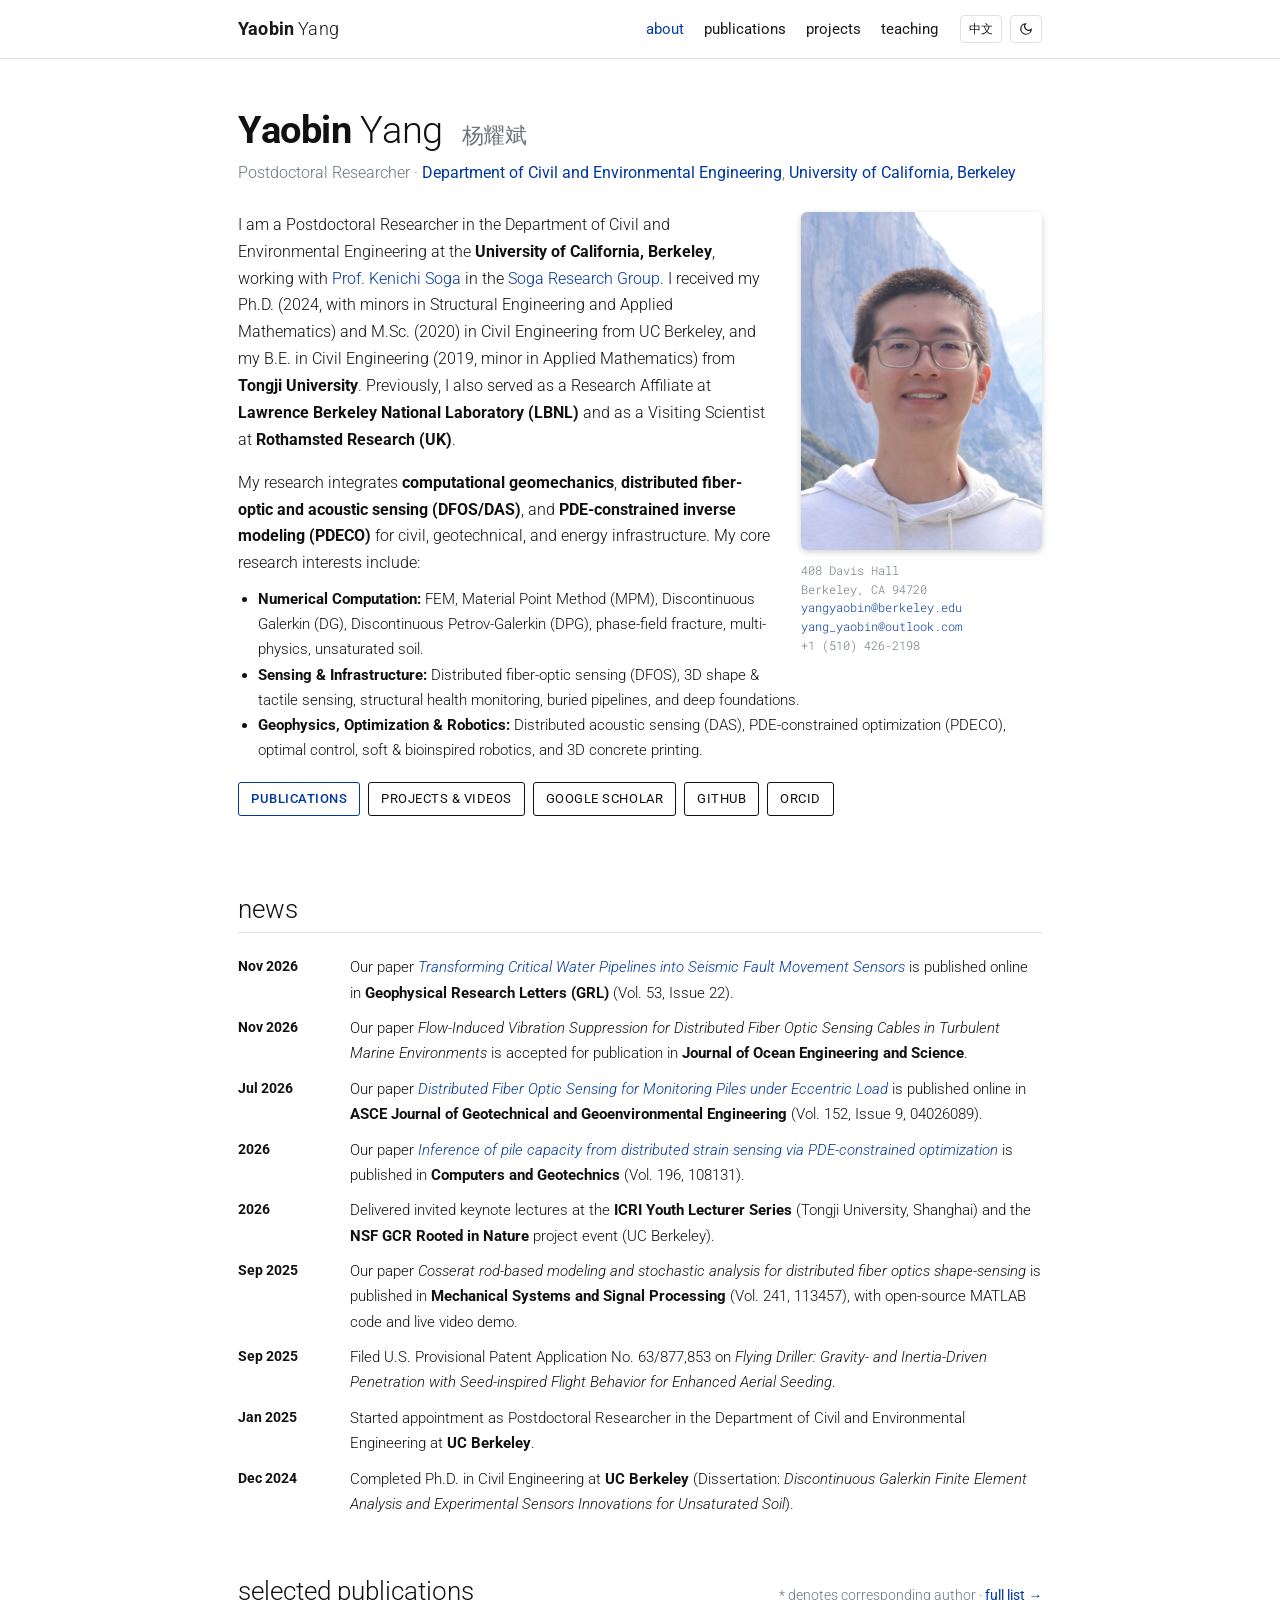
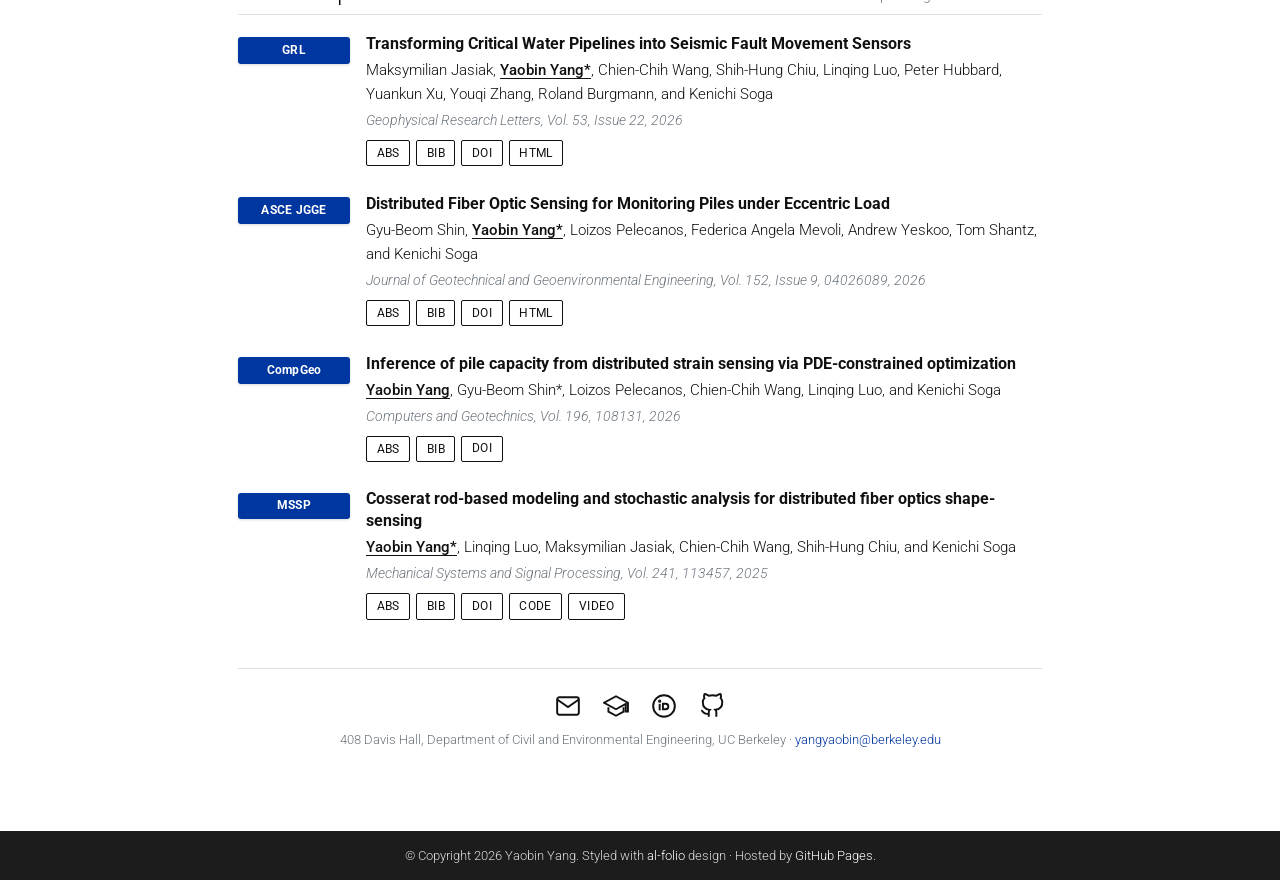
<file: index.html>
<!DOCTYPE html>
<html lang="en" data-theme="light">
<head>
  <meta charset="UTF-8" />
  <meta name="viewport" content="width=device-width, initial-scale=1.0" />
  <title>Yaobin Yang | 杨耀斌 · UC Berkeley</title>
  <meta name="description" content="Academic homepage of Dr. Yaobin Yang, Postdoctoral Researcher in Civil and Environmental Engineering at UC Berkeley. Distributed Fiber-Optic Sensing (DFOS/DAS), High-Performance Computational Geomechanics (DG-FEM, MPM, DPG), and Inverse Modeling." />
  <meta name="author" content="Yaobin Yang" />

  <!-- Google Fonts (al-folio typography: Roboto, Roboto Slab, Roboto Mono) -->
  <link rel="preconnect" href="https://fonts.googleapis.com" />
  <link rel="preconnect" href="https://fonts.gstatic.com" crossorigin />
  <link href="https://fonts.googleapis.com/css2?family=Roboto+Mono:wght@400;500&family=Roboto+Slab:wght@300;400;500;700&family=Roboto:ital,wght@0,300;0,400;0,500;0,700;1,300;1,400&display=swap" rel="stylesheet" />

  <!-- al-folio Stylesheet -->
  <link rel="stylesheet" href="assets/css/style.css" />
</head>
<body>

  <!-- ========================================================================
       Fixed Top Navbar (al-folio multi-page style)
       ======================================================================== -->
  <header class="navbar">
    <div class="navbar-inner">
      <a class="navbar-brand" href="index.html">
        <span class="font-weight-bold">Yaobin</span> Yang
      </a>

      <button class="navbar-toggler" id="navbar-toggler" type="button" aria-label="Toggle navigation">
        <svg width="20" height="20" viewBox="0 0 24 24" fill="none" stroke="currentColor" stroke-width="2"><line x1="3" y1="6" x2="21" y2="6"/><line x1="3" y1="12" x2="21" y2="12"/><line x1="3" y1="18" x2="21" y2="18"/></svg>
      </button>

      <ul class="navbar-nav" id="navbar-nav">
        <li><a class="nav-link active" href="index.html" data-en="about" data-zh="关于">about</a></li>
        <li><a class="nav-link" href="publications.html" data-en="publications" data-zh="论文">publications</a></li>
        <li><a class="nav-link" href="projects.html" data-en="projects" data-zh="项目与视频">projects</a></li>
        <li><a class="nav-link" href="teaching.html" data-en="teaching" data-zh="教学与服务">teaching</a></li>
        <li class="nav-controls">
          <button type="button" id="lang-toggle" class="nav-icon-btn" title="Switch Language (English / 中文)">中文</button>
          <button type="button" id="theme-toggle" class="nav-icon-btn" title="Toggle Dark / Light Theme" aria-label="Toggle Theme"></button>
        </li>
      </ul>
    </div>
  </header>

  <!-- ========================================================================
       Main Container (al-folio 840px single-column layout)
       ======================================================================== -->
  <div class="container mt-5">
    <div class="post">

      <!-- ====================================================================
           About Header & Right-Floated Profile (Signature al-folio layout)
           ==================================================================== -->
      <header class="post-header" id="about">
        <h1 class="post-title">
          <span class="font-weight-bold">Yaobin</span> Yang
          <span class="zh-inline">杨耀斌</span>
        </h1>
        <p class="desc"
           data-en="Postdoctoral Researcher · <a href='https://ce.berkeley.edu/' target='_blank' rel='noopener'>Department of Civil and Environmental Engineering</a>, <a href='https://www.berkeley.edu/' target='_blank' rel='noopener'>University of California, Berkeley</a>"
           data-zh="博士后研究员 (Postdoctoral Researcher) · <a href='https://www.berkeley.edu/' target='_blank' rel='noopener'>加州大学伯克利分校 (UC Berkeley)</a> <a href='https://ce.berkeley.edu/' target='_blank' rel='noopener'>土木与环境工程系</a>">
          Postdoctoral Researcher · <a href="https://ce.berkeley.edu/" target="_blank" rel="noopener">Department of Civil and Environmental Engineering</a>, <a href="https://www.berkeley.edu/" target="_blank" rel="noopener">University of California, Berkeley</a>
        </p>
      </header>

      <article class="clearfix">
        <!-- Right-Floated Profile Picture + Monospace Address -->
        <div class="profile float-right">
          <img src="assets/img/photo2.jpg" alt="Yaobin Yang, Ph.D." />
          <div class="address">
            <p>408 Davis Hall</p>
            <p>Berkeley, CA 94720</p>
            <p><a href="mailto:yangyaobin@berkeley.edu">yangyaobin@berkeley.edu</a></p>
            <p><a href="mailto:yang_yaobin@outlook.com">yang_yaobin@outlook.com</a></p>
            <p>+1 (510) 426-2198</p>
          </div>
        </div>

        <!-- Bio Narrative -->
        <div class="about-narrative">
          <p data-en="I am a Postdoctoral Researcher in the Department of Civil and Environmental Engineering at the <strong>University of California, Berkeley</strong>, working with <a href='https://ce.berkeley.edu/people/faculty/soga' target='_blank' rel='noopener'>Prof. Kenichi Soga</a> in the <a href='https://soga.berkeley.edu/' target='_blank' rel='noopener'>Soga Research Group</a>. I received my Ph.D. (2024, with minors in Structural Engineering and Applied Mathematics) and M.Sc. (2020) in Civil Engineering from UC Berkeley, and my B.E. in Civil Engineering (2019, minor in Applied Mathematics) from <strong>Tongji University</strong>. Previously, I also served as a Research Affiliate at <strong>Lawrence Berkeley National Laboratory (LBNL)</strong> and as a Visiting Scientist at <strong>Rothamsted Research (UK)</strong>."
             data-zh="我是<strong>加州大学伯克利分校（UC Berkeley）</strong>土木与环境工程系博士后研究员，合作导师为美国国家工程院院士、英国皇家工程院院士 <a href='https://ce.berkeley.edu/people/faculty/soga' target='_blank' rel='noopener'>Kenichi Soga 教授</a>。我于加州大学伯克利分校获得土木工程博士学位（2024，辅修结构工程与应用数学）及硕士学位（2020），本科毕业于<strong>同济大学</strong>土木工程系（2019，辅修应用数学），并曾任<strong>美国劳伦斯伯克利国家实验室（LBNL）</strong>兼职研究学者及英国<strong>洛桑研究所（Rothamsted Research）</strong>访问科学家。">
            I am a Postdoctoral Researcher in the Department of Civil and Environmental Engineering at the <strong>University of California, Berkeley</strong>, working with <a href="https://ce.berkeley.edu/people/faculty/soga" target="_blank" rel="noopener">Prof. Kenichi Soga</a> in the <a href="https://soga.berkeley.edu/" target="_blank" rel="noopener">Soga Research Group</a>. I received my Ph.D. (2024, with minors in Structural Engineering and Applied Mathematics) and M.Sc. (2020) in Civil Engineering from UC Berkeley, and my B.E. in Civil Engineering (2019, minor in Applied Mathematics) from <strong>Tongji University</strong>. Previously, I also served as a Research Affiliate at <strong>Lawrence Berkeley National Laboratory (LBNL)</strong> and as a Visiting Scientist at <strong>Rothamsted Research (UK)</strong>.
          </p>

          <p data-en="My research integrates <strong>computational geomechanics</strong>, <strong>distributed fiber-optic and acoustic sensing (DFOS/DAS)</strong>, and <strong>PDE-constrained inverse modeling (PDECO)</strong> for civil, geotechnical, and energy infrastructure. My core research interests include:"
             data-zh="我的研究将<strong>高性能计算地质力学</strong>、<strong>分布式光纤与声学传感（DFOS/DAS）</strong>与<strong>偏微分方程约束反演优化（PDECO）</strong>相结合，服务于土木、岩土与能源基础设施的安全与智能化。主要研究方向包括：">
            My research integrates <strong>computational geomechanics</strong>, <strong>distributed fiber-optic and acoustic sensing (DFOS/DAS)</strong>, and <strong>PDE-constrained inverse modeling (PDECO)</strong> for civil, geotechnical, and energy infrastructure. My core research interests include:
          </p>

          <ul style="margin-top: -0.4rem; margin-bottom: 1.1rem; padding-left: 1.25rem; font-size: 0.94rem;">
            <li data-en="<strong>Numerical Computation:</strong> FEM, Material Point Method (MPM), Discontinuous Galerkin (DG), Discontinuous Petrov-Galerkin (DPG), phase-field fracture, multi-physics, unsaturated soil."
                data-zh="<strong>数值计算与计算力学：</strong>有限元法（FEM）、物质点法（MPM）、间断伽辽金法（DG）、间断 Petrov-Galerkin 法（DPG）、相场断裂力学、多物理场耦合、非饱和土力学。">
              <strong>Numerical Computation:</strong> FEM, Material Point Method (MPM), Discontinuous Galerkin (DG), Discontinuous Petrov-Galerkin (DPG), phase-field fracture, multi-physics, unsaturated soil.
            </li>
            <li data-en="<strong>Sensing &amp; Infrastructure:</strong> Distributed fiber-optic sensing (DFOS), 3D shape &amp; tactile sensing, structural health monitoring, buried pipelines, and deep foundations."
                data-zh="<strong>传感技术与基础设施：</strong>分布式光纤传感（DFOS）、三维形状与触觉传感、结构健康监测、埋地输水管道与深基础工程。">
              <strong>Sensing &amp; Infrastructure:</strong> Distributed fiber-optic sensing (DFOS), 3D shape &amp; tactile sensing, structural health monitoring, buried pipelines, and deep foundations.
            </li>
            <li data-en="<strong>Geophysics, Optimization &amp; Robotics:</strong> Distributed acoustic sensing (DAS), PDE-constrained optimization (PDECO), optimal control, soft &amp; bioinspired robotics, and 3D concrete printing."
                data-zh="<strong>地球物理、反演优化与机器人：</strong>分布式声学传感（DAS）、偏微分方程约束优化（PDECO）、最优控制、软体与仿生机器人、混凝土 3D 打印建造。">
              <strong>Geophysics, Optimization &amp; Robotics:</strong> Distributed acoustic sensing (DAS), PDE-constrained optimization (PDECO), optimal control, soft &amp; bioinspired robotics, and 3D concrete printing.
            </li>
          </ul>

          <!-- Quick Action Buttons -->
          <div class="about-actions">
            <a href="publications.html" class="al-btn al-btn-primary">
              <span data-en="Publications" data-zh="学术论文">Publications</span>
            </a>
            <a href="projects.html" class="al-btn">
              <span data-en="Projects &amp; Videos" data-zh="科研项目与视频">Projects &amp; Videos</span>
            </a>
            <a href="https://scholar.google.com/citations?user=bO5gg-wAAAAJ&amp;hl=en" target="_blank" rel="noopener" class="al-btn">
              <span data-en="Google Scholar" data-zh="Google Scholar">Google Scholar</span>
            </a>
            <a href="https://github.com/yaobinyang" target="_blank" rel="noopener" class="al-btn">GitHub</a>
            <a href="https://orcid.org/0009-0001-2964-7778" target="_blank" rel="noopener" class="al-btn">ORCID</a>
          </div>
        </div>
      </article>

      <!-- ====================================================================
           News Section (Signature al-folio borderless table)
           ==================================================================== -->
      <section class="al-section news" id="news">
        <h2 class="al-section-title">
          <span data-en="news" data-zh="学术动态 (news)">news</span>
        </h2>
        <div class="table-responsive">
          <table class="news-table">
            <tbody>
              <tr>
                <th scope="row">Nov 2026</th>
                <td data-en="Our paper <a href='https://agupubs.onlinelibrary.wiley.com/doi/10.1029/2026GL123978' target='_blank' rel='noopener'><em>Transforming Critical Water Pipelines into Seismic Fault Movement Sensors</em></a> is published online in <strong>Geophysical Research Letters (GRL)</strong> (Vol. 53, Issue 22)."
                    data-zh="合作通讯论文 <a href='https://agupubs.onlinelibrary.wiley.com/doi/10.1029/2026GL123978' target='_blank' rel='noopener'><em>Transforming Critical Water Pipelines into Seismic Fault Movement Sensors</em></a> 在线发表于地球物理顶刊 <strong>Geophysical Research Letters (GRL)</strong> (Vol. 53, Issue 22)。">
                  Our paper <a href="https://agupubs.onlinelibrary.wiley.com/doi/10.1029/2026GL123978" target="_blank" rel="noopener"><em>Transforming Critical Water Pipelines into Seismic Fault Movement Sensors</em></a> is published online in <strong>Geophysical Research Letters (GRL)</strong> (Vol. 53, Issue 22).
                </td>
              </tr>
              <tr>
                <th scope="row">Nov 2026</th>
                <td data-en="Our paper <em>Flow-Induced Vibration Suppression for Distributed Fiber Optic Sensing Cables in Turbulent Marine Environments</em> is accepted for publication in <strong>Journal of Ocean Engineering and Science</strong>."
                    data-zh="第二作者论文 <em>Flow-Induced Vibration Suppression for Distributed Fiber Optic Sensing Cables in Turbulent Marine Environments</em> 被 <strong>Journal of Ocean Engineering and Science</strong> 正式录用。">
                  Our paper <em>Flow-Induced Vibration Suppression for Distributed Fiber Optic Sensing Cables in Turbulent Marine Environments</em> is accepted for publication in <strong>Journal of Ocean Engineering and Science</strong>.
                </td>
              </tr>
              <tr>
                <th scope="row">Jul 2026</th>
                <td data-en="Our paper <a href='https://doi.org/10.1061/JGGEFK.GTENG-14998' target='_blank' rel='noopener'><em>Distributed Fiber Optic Sensing for Monitoring Piles under Eccentric Load</em></a> is published online in <strong>ASCE Journal of Geotechnical and Geoenvironmental Engineering</strong> (Vol. 152, Issue 9, 04026089)."
                    data-zh="合作通讯论文 <a href='https://doi.org/10.1061/JGGEFK.GTENG-14998' target='_blank' rel='noopener'><em>Distributed Fiber Optic Sensing for Monitoring Piles under Eccentric Load</em></a> 在线发表于 <strong>ASCE Journal of Geotechnical and Geoenvironmental Engineering</strong> (Vol. 152, Issue 9, 04026089)。">
                  Our paper <a href="https://doi.org/10.1061/JGGEFK.GTENG-14998" target="_blank" rel="noopener"><em>Distributed Fiber Optic Sensing for Monitoring Piles under Eccentric Load</em></a> is published online in <strong>ASCE Journal of Geotechnical and Geoenvironmental Engineering</strong> (Vol. 152, Issue 9, 04026089).
                </td>
              </tr>
              <tr>
                <th scope="row">2026</th>
                <td data-en="Our paper <a href='https://doi.org/10.1016/j.compgeo.2026.108131' target='_blank' rel='noopener'><em>Inference of pile capacity from distributed strain sensing via PDE-constrained optimization</em></a> is published in <strong>Computers and Geotechnics</strong> (Vol. 196, 108131)."
                    data-zh="第一作者论文 <a href='https://doi.org/10.1016/j.compgeo.2026.108131' target='_blank' rel='noopener'><em>Inference of pile capacity from distributed strain sensing via PDE-constrained optimization</em></a> 发表于 <strong>Computers and Geotechnics</strong> (Vol. 196, 108131)。">
                  Our paper <a href="https://doi.org/10.1016/j.compgeo.2026.108131" target="_blank" rel="noopener"><em>Inference of pile capacity from distributed strain sensing via PDE-constrained optimization</em></a> is published in <strong>Computers and Geotechnics</strong> (Vol. 196, 108131).
                </td>
              </tr>
              <tr>
                <th scope="row">2026</th>
                <td data-en="Delivered invited keynote lectures at the <strong>ICRI Youth Lecturer Series</strong> (Tongji University, Shanghai) and the <strong>NSF GCR Rooted in Nature</strong> project event (UC Berkeley)."
                    data-zh="受邀在<strong>国际弹性基础设施联合研究中心（ICRI）青年学者讲坛</strong>及 <strong>NSF GCR “根植自然”研讨会</strong>作主题报告。">
                  Delivered invited keynote lectures at the <strong>ICRI Youth Lecturer Series</strong> (Tongji University, Shanghai) and the <strong>NSF GCR Rooted in Nature</strong> project event (UC Berkeley).
                </td>
              </tr>
              <tr>
                <th scope="row">Sep 2025</th>
                <td data-en="Our paper <em>Cosserat rod-based modeling and stochastic analysis for distributed fiber optics shape-sensing</em> is published in <strong>Mechanical Systems and Signal Processing</strong> (Vol. 241, 113457), with open-source MATLAB code and live video demo."
                    data-zh="第一兼通讯作者论文发表于 <strong>Mechanical Systems and Signal Processing</strong> (Vol. 241, 113457)，并开源三维光纤形状传感代码与实时实验视频。">
                  Our paper <em>Cosserat rod-based modeling and stochastic analysis for distributed fiber optics shape-sensing</em> is published in <strong>Mechanical Systems and Signal Processing</strong> (Vol. 241, 113457), with open-source MATLAB code and live video demo.
                </td>
              </tr>
              <tr>
                <th scope="row">Sep 2025</th>
                <td data-en="Filed U.S. Provisional Patent Application No. 63/877,853 on <em>Flying Driller: Gravity- and Inertia-Driven Penetration with Seed-inspired Flight Behavior for Enhanced Aerial Seeding</em>."
                    data-zh="提交美国临时专利申请（No. 63/877,853）：受种子飞行与钻土启发的自钻埋空中播种器。">
                  Filed U.S. Provisional Patent Application No. 63/877,853 on <em>Flying Driller: Gravity- and Inertia-Driven Penetration with Seed-inspired Flight Behavior for Enhanced Aerial Seeding</em>.
                </td>
              </tr>
              <tr>
                <th scope="row">Jan 2025</th>
                <td data-en="Started appointment as Postdoctoral Researcher in the Department of Civil and Environmental Engineering at <strong>UC Berkeley</strong>."
                    data-zh="就任<strong>加州大学伯克利分校（UC Berkeley）</strong>土木与环境工程系博士后研究员。">
                  Started appointment as Postdoctoral Researcher in the Department of Civil and Environmental Engineering at <strong>UC Berkeley</strong>.
                </td>
              </tr>
              <tr>
                <th scope="row">Dec 2024</th>
                <td data-en="Completed Ph.D. in Civil Engineering at <strong>UC Berkeley</strong> (Dissertation: <em>Discontinuous Galerkin Finite Element Analysis and Experimental Sensors Innovations for Unsaturated Soil</em>)."
                    data-zh="于<strong>加州大学伯克利分校</strong>获土木工程博士学位（论文：《非饱和土的间断伽辽金有限元分析与实验传感器创新》）。">
                  Completed Ph.D. in Civil Engineering at <strong>UC Berkeley</strong> (Dissertation: <em>Discontinuous Galerkin Finite Element Analysis and Experimental Sensors Innovations for Unsaturated Soil</em>).
                </td>
              </tr>
            </tbody>
          </table>
        </div>
      </section>

      <!-- ====================================================================
           Selected Publications (4 First-Author / Corresponding-Author Papers)
           ==================================================================== -->
      <section class="al-section publications" id="selected-publications">
        <h2 class="al-section-title">
          <a href="publications.html" data-en="selected publications" data-zh="代表性论文 (selected publications)">selected publications</a>
          <span class="al-section-sub">
            <span data-en="* denotes corresponding author · " data-zh="* 表示通讯作者 · ">* denotes corresponding author · </span>
            <a href="publications.html" style="color: var(--global-theme-color); font-weight: 400;" data-en="full list →" data-zh="查看全部论文 →">full list →</a>
          </span>
        </h2>

        <ol class="bibliography">
          <!-- 1. GRL 2026 (Corresponding Author, Published Online) -->
          <li class="pub-item">
            <div class="pub-row">
              <div class="pub-abbr-col">
                <span class="pub-badge">GRL</span>
              </div>
              <div class="pub-main-col">
                <div class="title">Transforming Critical Water Pipelines into Seismic Fault Movement Sensors</div>
                <div class="author">Maksymilian Jasiak, <em><u>Yaobin Yang*</u></em>, Chien-Chih Wang, Shih-Hung Chiu, Linqing Luo, Peter Hubbard, Yuankun Xu, Youqi Zhang, Roland Burgmann, and Kenichi Soga</div>
                <div class="periodical"><em>Geophysical Research Letters</em>, Vol. 53, Issue 22, 2026</div>
                <div class="links">
                  <button type="button" class="btn-sm" data-toggle-abs="abs-sel-grl2026">ABS</button>
                  <button type="button" class="btn-sm" data-bibtex="TransformingCriticalWaterPipelines">BIB</button>
                  <a href="https://doi.org/10.1029/2026GL123978" target="_blank" rel="noopener" class="btn-sm">DOI</a>
                  <a href="https://agupubs.onlinelibrary.wiley.com/doi/10.1029/2026GL123978" target="_blank" rel="noopener" class="btn-sm">HTML</a>
                </div>
                <div id="abs-sel-grl2026" class="pub-drawer">
                  Demonstrates full-scale distributed fiber-optic strain and temperature sensing paired with Cosserat rod kinematic modeling on an operating municipal water transmission pipeline crossing the active Hayward Fault, resolving slow fault-driven ground deformation at millimeter-per-year precision.
                </div>
              </div>
            </div>
          </li>

          <!-- 2. ASCE JGGE 2026 (Corresponding Author, Published Online) -->
          <li class="pub-item">
            <div class="pub-row">
              <div class="pub-abbr-col">
                <span class="pub-badge">ASCE JGGE</span>
              </div>
              <div class="pub-main-col">
                <div class="title">Distributed Fiber Optic Sensing for Monitoring Piles under Eccentric Load</div>
                <div class="author">Gyu-Beom Shin, <em><u>Yaobin Yang*</u></em>, Loizos Pelecanos, Federica Angela Mevoli, Andrew Yeskoo, Tom Shantz, and Kenichi Soga</div>
                <div class="periodical"><em>Journal of Geotechnical and Geoenvironmental Engineering</em>, Vol. 152, Issue 9, 04026089, 2026</div>
                <div class="links">
                  <button type="button" class="btn-sm" data-toggle-abs="abs-sel-jgge2026">ABS</button>
                  <button type="button" class="btn-sm" data-bibtex="Shin_EccentricLoad">BIB</button>
                  <a href="https://doi.org/10.1061/JGGEFK.GTENG-14998" target="_blank" rel="noopener" class="btn-sm">DOI</a>
                  <a href="https://ascelibrary.org/doi/10.1061/JGGEFK.GTENG-14998" target="_blank" rel="noopener" class="btn-sm">HTML</a>
                </div>
                <div id="abs-sel-jgge2026" class="pub-drawer">
                  Field investigation of cast-in-drilled-hole (CIDH) piles subjected to eccentric loading, combining continuous distributed fiber-optic sensing (DFOS), 3D Cosserat rod shape reconstruction with stochastic error envelopes, and coupled axial-lateral finite element inverse analysis to quantify nonlinear soil reaction curves and construction-induced eccentricities.
                </div>
              </div>
            </div>
          </li>

          <!-- 3. CompGeo 2026 (First Author) -->
          <li class="pub-item">
            <div class="pub-row">
              <div class="pub-abbr-col">
                <span class="pub-badge">CompGeo</span>
              </div>
              <div class="pub-main-col">
                <div class="title">Inference of pile capacity from distributed strain sensing via PDE-constrained optimization</div>
                <div class="author"><em><u>Yaobin Yang</u></em>, Gyu-Beom Shin*, Loizos Pelecanos, Chien-Chih Wang, Linqing Luo, and Kenichi Soga</div>
                <div class="periodical"><em>Computers and Geotechnics</em>, Vol. 196, 108131, 2026</div>
                <div class="links">
                  <button type="button" class="btn-sm" data-toggle-abs="abs-sel-compgeo2026">ABS</button>
                  <button type="button" class="btn-sm" data-bibtex="YANG2026108131">BIB</button>
                  <a href="https://doi.org/10.1016/j.compgeo.2026.108131" target="_blank" rel="noopener" class="btn-sm">DOI</a>
                </div>
                <div id="abs-sel-compgeo2026" class="pub-drawer">
                  Formulates a partial-differential-equation-constrained optimization (PDECO) inverse modeling framework that assimilates high-resolution distributed fiber-optic strain profiles to infer shaft friction mobilization, base resistance, and nonlinear soil-pile interaction directly from continuum equilibrium constraints.
                </div>
              </div>
            </div>
          </li>

          <!-- 4. MSSP 2025 (First & Corresponding Author) -->
          <li class="pub-item">
            <div class="pub-row">
              <div class="pub-abbr-col">
                <span class="pub-badge">MSSP</span>
              </div>
              <div class="pub-main-col">
                <div class="title">Cosserat rod-based modeling and stochastic analysis for distributed fiber optics shape-sensing</div>
                <div class="author"><em><u>Yaobin Yang*</u></em>, Linqing Luo, Maksymilian Jasiak, Chien-Chih Wang, Shih-Hung Chiu, and Kenichi Soga</div>
                <div class="periodical"><em>Mechanical Systems and Signal Processing</em>, Vol. 241, 113457, 2025</div>
                <div class="links">
                  <button type="button" class="btn-sm" data-toggle-abs="abs-sel-mssp2025">ABS</button>
                  <button type="button" class="btn-sm" data-bibtex="yang2025cosserat">BIB</button>
                  <a href="https://doi.org/10.1016/j.ymssp.2025.113457" target="_blank" rel="noopener" class="btn-sm">DOI</a>
                  <a href="https://github.com/yaobinyang/Shape-sensing-matlab-code" target="_blank" rel="noopener" class="btn-sm">CODE</a>
                  <a href="https://www.youtube.com/shorts/V-f6sZhzwOA" target="_blank" rel="noopener" class="btn-sm">VIDEO</a>
                </div>
                <div id="abs-sel-mssp2025" class="pub-drawer">
                  Establishes a 3D shape-sensing framework combining distributed fiber-optic strain measurements with Cosserat rod kinematics and Lie-group stochastic error propagation, providing analytical uncertainty bounds validated against real-time experimental reconstructions.
                </div>
              </div>
            </div>
          </li>
        </ol>
      </section>

      <!-- ====================================================================
           Bottom Social Icons Bar (Signature al-folio social footer)
           ==================================================================== -->
      <div class="social">
        <div class="contact-icons">
          <a href="mailto:yangyaobin@berkeley.edu" title="Email (yangyaobin@berkeley.edu)">
            <svg width="26" height="26" viewBox="0 0 24 24" fill="none" stroke="currentColor" stroke-width="1.8"><path d="M4 4h16c1.1 0 2 .9 2 2v12c0 1.1-.9 2-2 2H4c-1.1 0-2-.9-2-2V6c0-1.1.9-2 2-2z"/><polyline points="22,6 12,13 2,6"/></svg>
          </a>
          <a href="https://scholar.google.com/citations?user=bO5gg-wAAAAJ&amp;hl=en" target="_blank" rel="noopener" title="Google Scholar">
            <svg width="26" height="26" viewBox="0 0 24 24" fill="none" stroke="currentColor" stroke-width="1.8"><path d="M12 3L1 9l11 6 9-4.91V17h2V9L12 3z"/><path d="M5 13.18v4L12 21l7-3.82v-4"/></svg>
          </a>
          <a href="https://orcid.org/0009-0001-2964-7778" target="_blank" rel="noopener" title="ORCID">
            <svg width="26" height="26" viewBox="0 0 24 24" fill="none" stroke="currentColor" stroke-width="1.8"><circle cx="12" cy="12" r="10"/><line x1="8" y1="10" x2="8" y2="16"/><circle cx="8" cy="7.5" r="0.6" fill="currentColor"/><path d="M11 10h2.5a2.5 2.5 0 0 1 0 5H11v-5z"/></svg>
          </a>
          <a href="https://github.com/yaobinyang" target="_blank" rel="noopener" title="GitHub">
            <svg width="26" height="26" viewBox="0 0 24 24" fill="none" stroke="currentColor" stroke-width="1.8"><path d="M9 19c-5 1.5-5-2.5-7-3m14 6v-3.87a3.37 3.37 0 0 0-.94-2.61c3.14-.35 6.44-1.54 6.44-7A5.44 5.44 0 0 0 20 4.77 5.07 5.07 0 0 0 19.91 1S18.73.65 16 2.48a13.38 13.38 0 0 0-7 0C6.27.65 5.09 1 5.09 1A5.07 5.07 0 0 0 5 4.77a5.44 5.44 0 0 0-1.5 3.78c0 5.42 3.3 6.61 6.44 7A3.37 3.37 0 0 0 9 18.13V22"/></svg>
          </a>
        </div>
        <div class="contact-note">
          408 Davis Hall, Department of Civil and Environmental Engineering, UC Berkeley · <a href="mailto:yangyaobin@berkeley.edu">yangyaobin@berkeley.edu</a>
        </div>
      </div>

    </div>
  </div>

  <!-- ========================================================================
       al-folio Footer
       ======================================================================== -->
  <footer class="fixed-bottom-footer">
    <div class="container">
      © Copyright 2026 Yaobin Yang. Styled with <a href="https://github.com/alshedivat/al-folio" target="_blank" rel="noopener">al-folio</a> design · Hosted by <a href="https://pages.github.com/" target="_blank" rel="noopener">GitHub Pages</a>.
    </div>
  </footer>

  <script src="assets/js/main.js"></script>
</body>
</html>
</file>
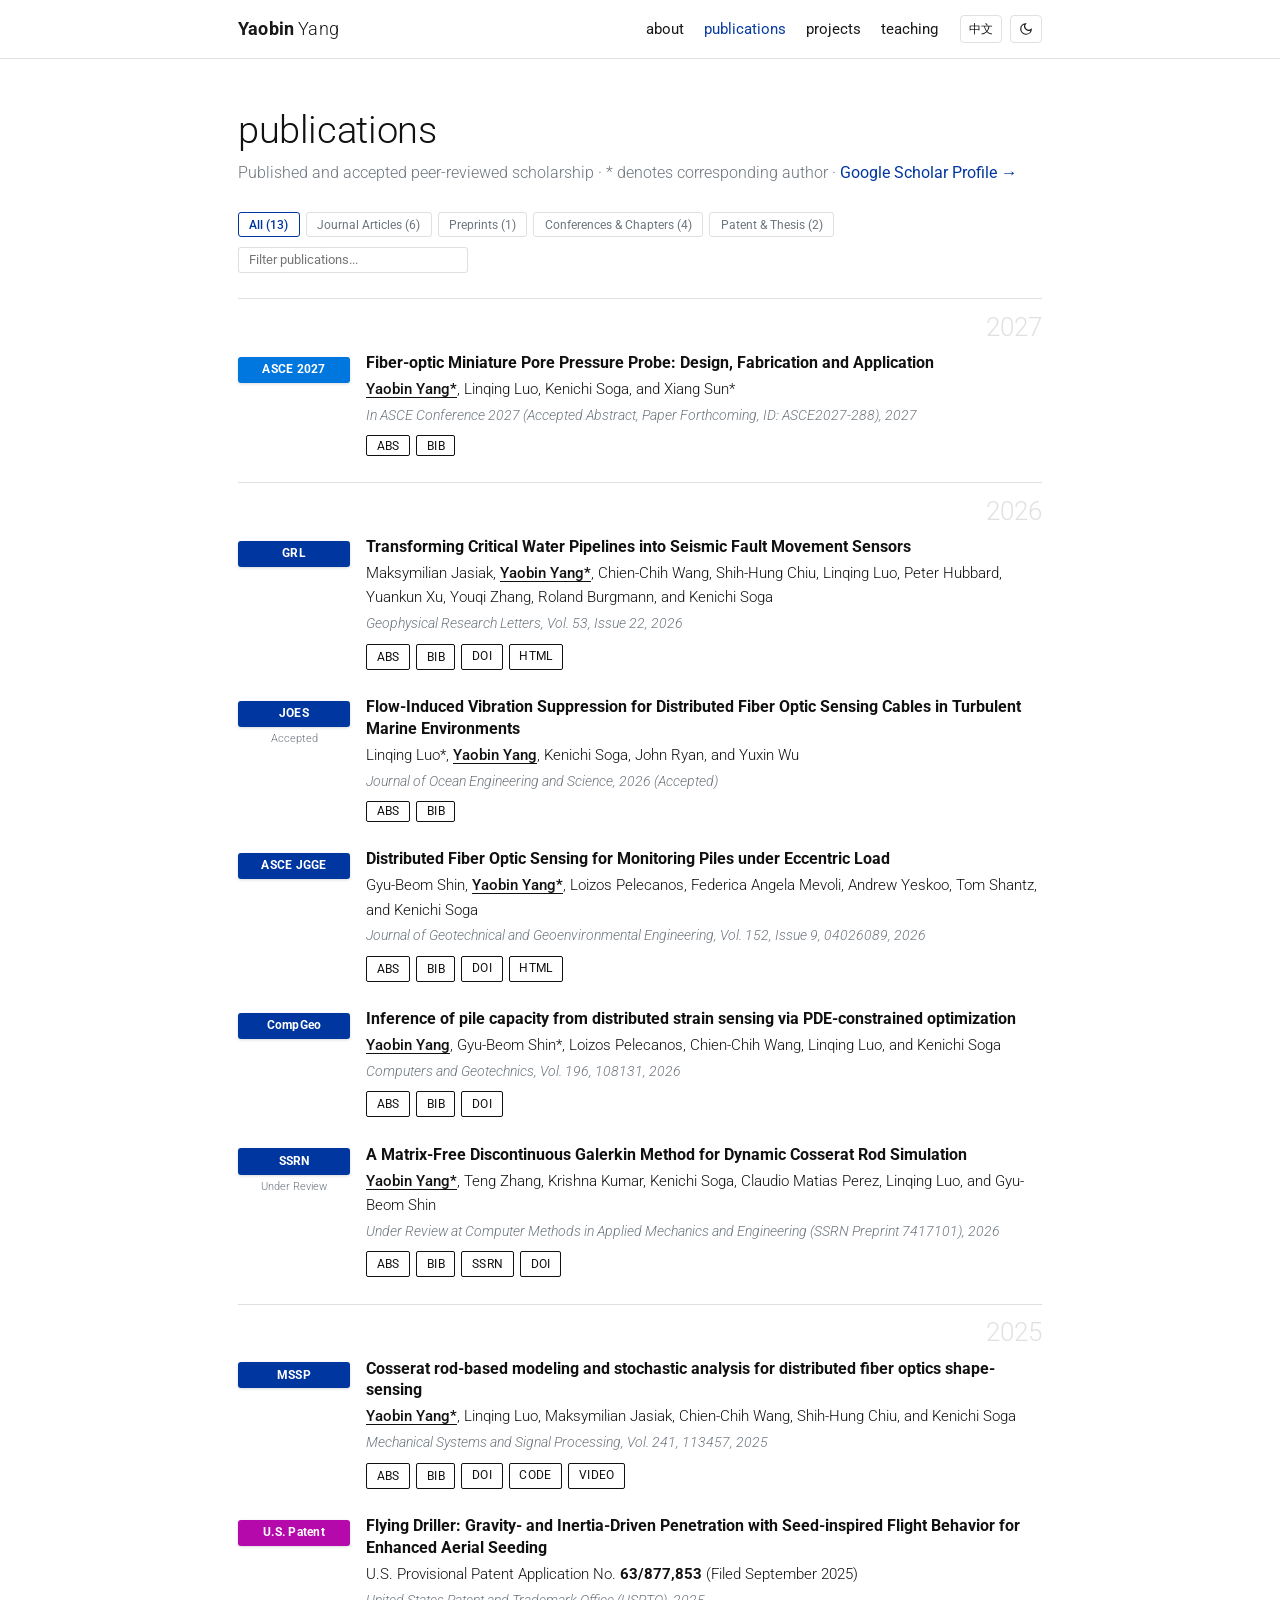
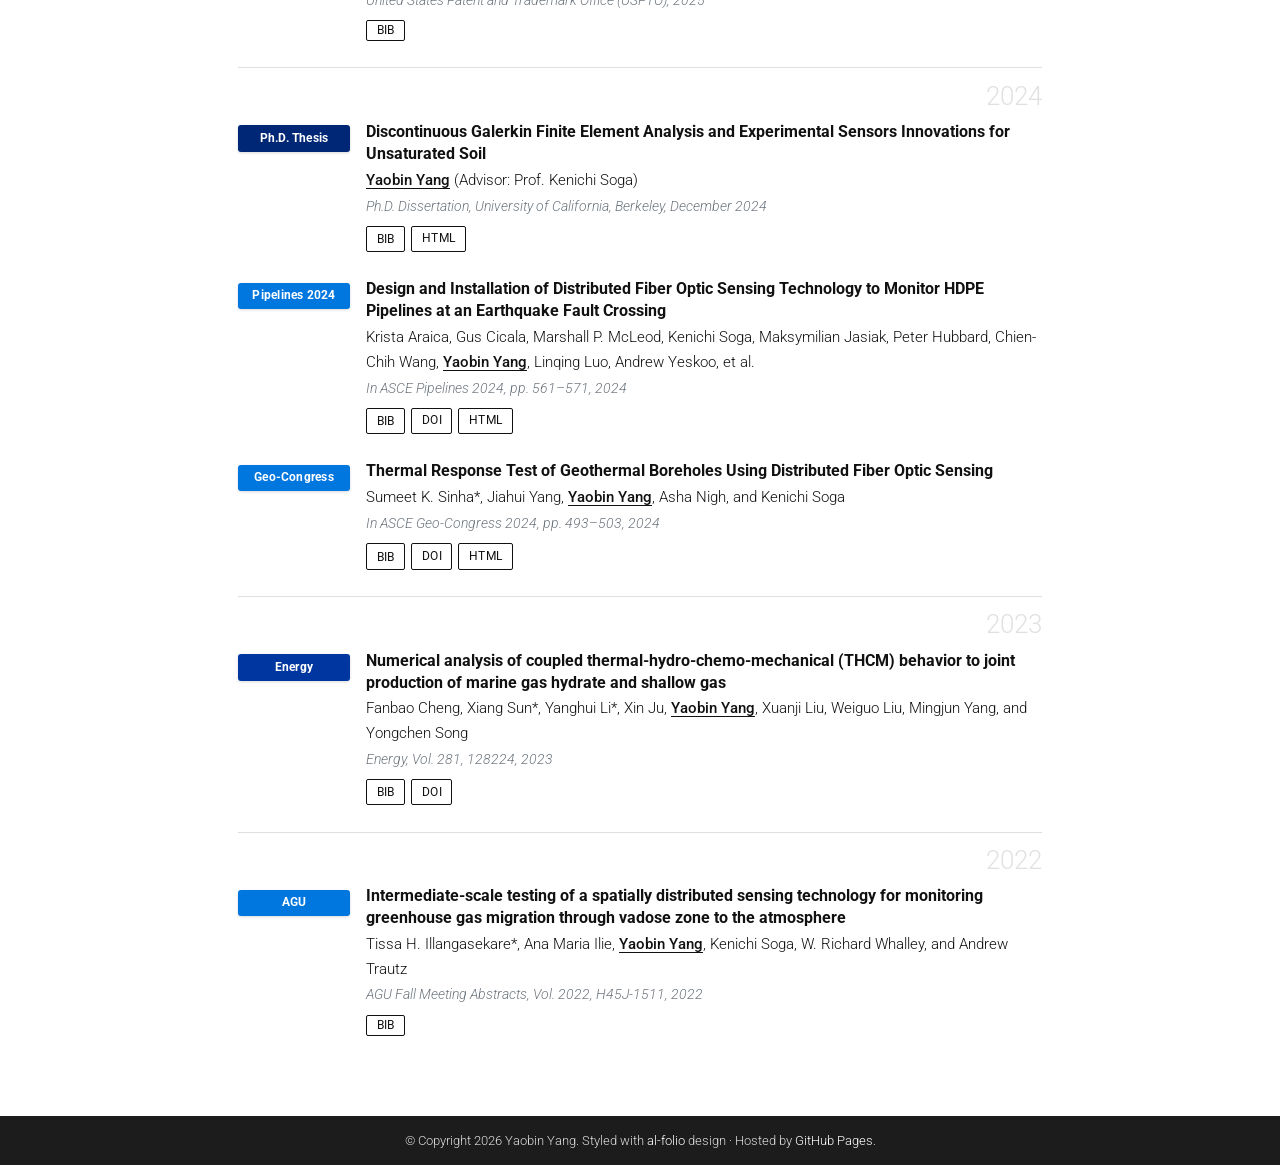
<file: publications.html>
<!DOCTYPE html>
<html lang="en" data-theme="light">
<head>
  <meta charset="UTF-8" />
  <meta name="viewport" content="width=device-width, initial-scale=1.0" />
  <title>Publications | Yaobin Yang · UC Berkeley</title>
  <meta name="description" content="Peer-reviewed journal articles, conference papers, patent, and doctoral dissertation of Dr. Yaobin Yang, UC Berkeley." />
  <meta name="author" content="Yaobin Yang" />

  <link rel="preconnect" href="https://fonts.googleapis.com" />
  <link rel="preconnect" href="https://fonts.gstatic.com" crossorigin />
  <link href="https://fonts.googleapis.com/css2?family=Roboto+Mono:wght@400;500&family=Roboto+Slab:wght@300;400;500;700&family=Roboto:ital,wght@0,300;0,400;0,500;0,700;1,300;1,400&display=swap" rel="stylesheet" />

  <link rel="stylesheet" href="assets/css/style.css" />
</head>
<body>

  <!-- Fixed Top Navbar -->
  <header class="navbar">
    <div class="navbar-inner">
      <a class="navbar-brand" href="index.html">
        <span class="font-weight-bold">Yaobin</span> Yang
      </a>

      <button class="navbar-toggler" id="navbar-toggler" type="button" aria-label="Toggle navigation">
        <svg width="20" height="20" viewBox="0 0 24 24" fill="none" stroke="currentColor" stroke-width="2"><line x1="3" y1="6" x2="21" y2="6"/><line x1="3" y1="12" x2="21" y2="12"/><line x1="3" y1="18" x2="21" y2="18"/></svg>
      </button>

      <ul class="navbar-nav" id="navbar-nav">
        <li><a class="nav-link" href="index.html" data-en="about" data-zh="关于">about</a></li>
        <li><a class="nav-link active" href="publications.html" data-en="publications" data-zh="论文">publications</a></li>
        <li><a class="nav-link" href="projects.html" data-en="projects" data-zh="项目与视频">projects</a></li>
        <li><a class="nav-link" href="teaching.html" data-en="teaching" data-zh="教学与服务">teaching</a></li>
        <li class="nav-controls">
          <button type="button" id="lang-toggle" class="nav-icon-btn" title="Switch Language (English / 中文)">中文</button>
          <button type="button" id="theme-toggle" class="nav-icon-btn" title="Toggle Dark / Light Theme" aria-label="Toggle Theme"></button>
        </li>
      </ul>
    </div>
  </header>

  <!-- Main Container -->
  <div class="container mt-5">
    <div class="post publications">

      <header class="post-header">
        <h1 class="post-title" data-en="publications" data-zh="学术论文与专利 (publications)">publications</h1>
        <p class="desc"
           data-en="Published and accepted peer-reviewed scholarship · * denotes corresponding author · <a href='https://scholar.google.com/citations?user=bO5gg-wAAAAJ&amp;hl=en' target='_blank' rel='noopener'>Google Scholar Profile →</a>"
           data-zh="已发表与正式录用的学术成果 · * 表示通讯作者 · <a href='https://scholar.google.com/citations?user=bO5gg-wAAAAJ&amp;hl=en' target='_blank' rel='noopener'>Google Scholar 主页 →</a>">
          Published and accepted peer-reviewed scholarship · * denotes corresponding author · <a href="https://scholar.google.com/citations?user=bO5gg-wAAAAJ&amp;hl=en" target="_blank" rel="noopener">Google Scholar Profile →</a>
        </p>
      </header>

      <div class="pub-filter-bar">
        <div class="pub-tabs">
          <button type="button" class="pub-tab active" data-filter="all" data-en="All (13)" data-zh="全部 (13)">All (13)</button>
          <button type="button" class="pub-tab" data-filter="journal" data-en="Journal Articles (6)" data-zh="期刊论文 (6)">Journal Articles (6)</button>
          <button type="button" class="pub-tab" data-filter="preprint" data-en="Preprints (1)" data-zh="预印本 (1)">Preprints (1)</button>
          <button type="button" class="pub-tab" data-filter="conference" data-en="Conferences &amp; Chapters (4)" data-zh="会议论文与章节 (4)">Conferences &amp; Chapters (4)</button>
          <button type="button" class="pub-tab" data-filter="patent" data-en="Patent &amp; Thesis (2)" data-zh="专利与学位论文 (2)">Patent &amp; Thesis (2)</button>
        </div>
        <input type="text" id="pub-search" class="pub-search-input"
               placeholder="Filter publications..."
               data-en="Filter publications..."
               data-zh="搜索论文标题、期刊或作者..." />
      </div>

      <!-- 2027 Group -->
      <div class="pub-year-group">
        <h2 class="year">2027</h2>
        <ol class="bibliography">
          <li class="pub-item" data-category="conference">
            <div class="pub-row">
              <div class="pub-abbr-col">
                <span class="pub-badge conference">ASCE 2027</span>
              </div>
              <div class="pub-main-col">
                <div class="title">Fiber-optic Miniature Pore Pressure Probe: Design, Fabrication and Application</div>
                <div class="author"><em><u>Yaobin Yang*</u></em>, Linqing Luo, Kenichi Soga, and Xiang Sun*</div>
                <div class="periodical"><em>In ASCE Conference 2027</em> (Accepted Abstract, Paper Forthcoming, ID: ASCE2027-288), 2027</div>
                <div class="links">
                  <button type="button" class="btn-sm" data-toggle-abs="abs-pore2027">ABS</button>
                  <button type="button" class="btn-sm" data-bibtex="yang2027porepressure">BIB</button>
                </div>
                <div id="abs-pore2027" class="pub-drawer">
                  Design, micro-fabrication, calibration, and soil testing validation of a custom miniature fiber-optic pore-water pressure probe capable of resolving localized transient pore pressure evolution in unsaturated and saturated soils.
                </div>
              </div>
            </div>
          </li>
        </ol>
      </div>

      <!-- 2026 Group -->
      <div class="pub-year-group">
        <h2 class="year">2026</h2>
        <ol class="bibliography">
          <!-- 1. GRL 2026 (Published Online) -->
          <li class="pub-item" data-category="journal">
            <div class="pub-row">
              <div class="pub-abbr-col">
                <span class="pub-badge">GRL</span>
              </div>
              <div class="pub-main-col">
                <div class="title">Transforming Critical Water Pipelines into Seismic Fault Movement Sensors</div>
                <div class="author">Maksymilian Jasiak, <em><u>Yaobin Yang*</u></em>, Chien-Chih Wang, Shih-Hung Chiu, Linqing Luo, Peter Hubbard, Yuankun Xu, Youqi Zhang, Roland Burgmann, and Kenichi Soga</div>
                <div class="periodical"><em>Geophysical Research Letters</em>, Vol. 53, Issue 22, 2026</div>
                <div class="links">
                  <button type="button" class="btn-sm" data-toggle-abs="abs-grl2026">ABS</button>
                  <button type="button" class="btn-sm" data-bibtex="TransformingCriticalWaterPipelines">BIB</button>
                  <a href="https://doi.org/10.1029/2026GL123978" target="_blank" rel="noopener" class="btn-sm">DOI</a>
                  <a href="https://agupubs.onlinelibrary.wiley.com/doi/10.1029/2026GL123978" target="_blank" rel="noopener" class="btn-sm">HTML</a>
                </div>
                <div id="abs-grl2026" class="pub-drawer">
                  Demonstrates full-scale distributed fiber-optic strain and temperature sensing paired with Cosserat rod kinematic modeling on an operating municipal water transmission pipeline crossing the active Hayward Fault, resolving slow fault-driven ground deformation at millimeter-per-year precision.
                </div>
              </div>
            </div>
          </li>

          <!-- 2. JOES 2026 (Accepted) -->
          <li class="pub-item" data-category="journal">
            <div class="pub-row">
              <div class="pub-abbr-col">
                <span class="pub-badge">JOES</span>
                <span class="pub-status-note" data-en="Accepted" data-zh="已录用">Accepted</span>
              </div>
              <div class="pub-main-col">
                <div class="title">Flow-Induced Vibration Suppression for Distributed Fiber Optic Sensing Cables in Turbulent Marine Environments</div>
                <div class="author">Linqing Luo*, <em><u>Yaobin Yang</u></em>, Kenichi Soga, John Ryan, and Yuxin Wu</div>
                <div class="periodical"><em>Journal of Ocean Engineering and Science</em>, 2026 (Accepted)</div>
                <div class="links">
                  <button type="button" class="btn-sm" data-toggle-abs="abs-joes2026">ABS</button>
                  <button type="button" class="btn-sm" data-bibtex="luo2026flowinduced">BIB</button>
                </div>
                <div id="abs-joes2026" class="pub-drawer">
                  Investigates hydrodynamic vibration suppression strategies for marine distributed fiber-optic sensing cables subjected to turbulent ocean currents, improving acoustic and strain signal fidelity for offshore infrastructure and seafloor monitoring.
                </div>
              </div>
            </div>
          </li>

          <!-- 2. ASCE JGGE 2026 (Published Online) -->
          <li class="pub-item" data-category="journal">
            <div class="pub-row">
              <div class="pub-abbr-col">
                <span class="pub-badge">ASCE JGGE</span>
              </div>
              <div class="pub-main-col">
                <div class="title">Distributed Fiber Optic Sensing for Monitoring Piles under Eccentric Load</div>
                <div class="author">Gyu-Beom Shin, <em><u>Yaobin Yang*</u></em>, Loizos Pelecanos, Federica Angela Mevoli, Andrew Yeskoo, Tom Shantz, and Kenichi Soga</div>
                <div class="periodical"><em>Journal of Geotechnical and Geoenvironmental Engineering</em>, Vol. 152, Issue 9, 04026089, 2026</div>
                <div class="links">
                  <button type="button" class="btn-sm" data-toggle-abs="abs-jgge2026">ABS</button>
                  <button type="button" class="btn-sm" data-bibtex="Shin_EccentricLoad">BIB</button>
                  <a href="https://doi.org/10.1061/JGGEFK.GTENG-14998" target="_blank" rel="noopener" class="btn-sm">DOI</a>
                  <a href="https://ascelibrary.org/doi/10.1061/JGGEFK.GTENG-14998" target="_blank" rel="noopener" class="btn-sm">HTML</a>
                </div>
                <div id="abs-jgge2026" class="pub-drawer">
                  Field investigation of cast-in-drilled-hole (CIDH) piles subjected to eccentric loading, combining continuous distributed fiber-optic sensing (DFOS), 3D Cosserat rod shape reconstruction with stochastic error envelopes, and coupled axial-lateral finite element inverse analysis to quantify nonlinear soil reaction curves and construction-induced eccentricities.
                </div>
              </div>
            </div>
          </li>

          <!-- 3. CompGeo 2026 -->
          <li class="pub-item" data-category="journal">
            <div class="pub-row">
              <div class="pub-abbr-col">
                <span class="pub-badge">CompGeo</span>
              </div>
              <div class="pub-main-col">
                <div class="title">Inference of pile capacity from distributed strain sensing via PDE-constrained optimization</div>
                <div class="author"><em><u>Yaobin Yang</u></em>, Gyu-Beom Shin*, Loizos Pelecanos, Chien-Chih Wang, Linqing Luo, and Kenichi Soga</div>
                <div class="periodical"><em>Computers and Geotechnics</em>, Vol. 196, 108131, 2026</div>
                <div class="links">
                  <button type="button" class="btn-sm" data-toggle-abs="abs-compgeo2026">ABS</button>
                  <button type="button" class="btn-sm" data-bibtex="YANG2026108131">BIB</button>
                  <a href="https://doi.org/10.1016/j.compgeo.2026.108131" target="_blank" rel="noopener" class="btn-sm">DOI</a>
                </div>
                <div id="abs-compgeo2026" class="pub-drawer">
                  Formulates a partial-differential-equation-constrained optimization (PDECO) inverse modeling framework that assimilates high-resolution distributed fiber-optic strain profiles to infer shaft friction mobilization, base resistance, and nonlinear soil-pile interaction directly from continuum equilibrium constraints.
                </div>
              </div>
            </div>
          </li>

          <!-- Preprint 1. CMAME (SSRN 2026) -->
          <li class="pub-item" data-category="preprint">
            <div class="pub-row">
              <div class="pub-abbr-col">
                <span class="pub-badge">SSRN</span>
                <span class="pub-status-note" data-en="Under Review" data-zh="在审">Under Review</span>
              </div>
              <div class="pub-main-col">
                <div class="title">A Matrix-Free Discontinuous Galerkin Method for Dynamic Cosserat Rod Simulation</div>
                <div class="author"><em><u>Yaobin Yang*</u></em>, Teng Zhang, Krishna Kumar, Kenichi Soga, Claudio Matias Perez, Linqing Luo, and Gyu-Beom Shin</div>
                <div class="periodical"><em>Under Review at Computer Methods in Applied Mechanics and Engineering</em> (SSRN Preprint 7417101), 2026</div>
                <div class="links">
                  <button type="button" class="btn-sm" data-toggle-abs="abs-cmame2026">ABS</button>
                  <button type="button" class="btn-sm" data-bibtex="yang2026matrixfree">BIB</button>
                  <a href="https://ssrn.com/abstract=7417101" target="_blank" rel="noopener" class="btn-sm">SSRN</a>
                  <a href="https://doi.org/10.2139/ssrn.7417101" target="_blank" rel="noopener" class="btn-sm">DOI</a>
                </div>
                <div id="abs-cmame2026" class="pub-drawer">
                  Develops a high-order matrix-free Discontinuous Galerkin formulation for nonlinear dynamic Cosserat rods on SE(3), enabling efficient simulation of large deformations, instabilities, and frictional contact in slender structures, bioinspired self-burrowing systems, and marine cables.
                </div>
              </div>
            </div>
          </li>
        </ol>
      </div>

      <!-- 2025 Group -->
      <div class="pub-year-group">
        <h2 class="year">2025</h2>
        <ol class="bibliography">
          <!-- 4. MSSP 2025 -->
          <li class="pub-item" data-category="journal">
            <div class="pub-row">
              <div class="pub-abbr-col">
                <span class="pub-badge">MSSP</span>
              </div>
              <div class="pub-main-col">
                <div class="title">Cosserat rod-based modeling and stochastic analysis for distributed fiber optics shape-sensing</div>
                <div class="author"><em><u>Yaobin Yang*</u></em>, Linqing Luo, Maksymilian Jasiak, Chien-Chih Wang, Shih-Hung Chiu, and Kenichi Soga</div>
                <div class="periodical"><em>Mechanical Systems and Signal Processing</em>, Vol. 241, 113457, 2025</div>
                <div class="links">
                  <button type="button" class="btn-sm" data-toggle-abs="abs-mssp2025">ABS</button>
                  <button type="button" class="btn-sm" data-bibtex="yang2025cosserat">BIB</button>
                  <a href="https://doi.org/10.1016/j.ymssp.2025.113457" target="_blank" rel="noopener" class="btn-sm">DOI</a>
                  <a href="https://github.com/yaobinyang/Shape-sensing-matlab-code" target="_blank" rel="noopener" class="btn-sm">CODE</a>
                  <a href="https://www.youtube.com/shorts/V-f6sZhzwOA" target="_blank" rel="noopener" class="btn-sm">VIDEO</a>
                </div>
                <div id="abs-mssp2025" class="pub-drawer">
                  Establishes a 3D shape-sensing framework combining distributed fiber-optic strain measurements with Cosserat rod kinematics and Lie-group stochastic error propagation, providing analytical uncertainty bounds validated against real-time experimental reconstructions.
                </div>
              </div>
            </div>
          </li>

          <!-- US Patent 2025 -->
          <li class="pub-item" data-category="patent">
            <div class="pub-row">
              <div class="pub-abbr-col">
                <span class="pub-badge patent">U.S. Patent</span>
              </div>
              <div class="pub-main-col">
                <div class="title">Flying Driller: Gravity- and Inertia-Driven Penetration with Seed-inspired Flight Behavior for Enhanced Aerial Seeding</div>
                <div class="author">U.S. Provisional Patent Application No. <strong>63/877,853</strong> (Filed September 2025)</div>
                <div class="periodical"><em>United States Patent and Trademark Office (USPTO)</em>, 2025</div>
                <div class="links">
                  <button type="button" class="btn-sm" data-bibtex="flyingdriller2025">BIB</button>
                </div>
              </div>
            </div>
          </li>
        </ol>
      </div>

      <!-- 2024 Group -->
      <div class="pub-year-group">
        <h2 class="year">2024</h2>
        <ol class="bibliography">
          <!-- Ph.D. Thesis -->
          <li class="pub-item" data-category="patent">
            <div class="pub-row">
              <div class="pub-abbr-col">
                <span class="pub-badge thesis">Ph.D. Thesis</span>
              </div>
              <div class="pub-main-col">
                <div class="title">Discontinuous Galerkin Finite Element Analysis and Experimental Sensors Innovations for Unsaturated Soil</div>
                <div class="author"><em><u>Yaobin Yang</u></em> (Advisor: Prof. Kenichi Soga)</div>
                <div class="periodical"><em>Ph.D. Dissertation</em>, University of California, Berkeley, December 2024</div>
                <div class="links">
                  <button type="button" class="btn-sm" data-bibtex="yang2024discontinuous">BIB</button>
                  <a href="https://escholarship.org/uc/item/4gg741d8" target="_blank" rel="noopener" class="btn-sm">HTML</a>
                </div>
              </div>
            </div>
          </li>

          <!-- ASCE Pipelines 2024 -->
          <li class="pub-item" data-category="conference">
            <div class="pub-row">
              <div class="pub-abbr-col">
                <span class="pub-badge conference">Pipelines 2024</span>
              </div>
              <div class="pub-main-col">
                <div class="title">Design and Installation of Distributed Fiber Optic Sensing Technology to Monitor HDPE Pipelines at an Earthquake Fault Crossing</div>
                <div class="author">Krista Araica, Gus Cicala, Marshall P. McLeod, Kenichi Soga, Maksymilian Jasiak, Peter Hubbard, Chien-Chih Wang, <em><u>Yaobin Yang</u></em>, Linqing Luo, Andrew Yeskoo, et al.</div>
                <div class="periodical"><em>In ASCE Pipelines 2024</em>, pp. 561–571, 2024</div>
                <div class="links">
                  <button type="button" class="btn-sm" data-bibtex="araica2024design">BIB</button>
                  <a href="https://doi.org/10.1061/9780784485569.060" target="_blank" rel="noopener" class="btn-sm">DOI</a>
                  <a href="https://ascelibrary.org/doi/10.1061/9780784485569.060" target="_blank" rel="noopener" class="btn-sm">HTML</a>
                </div>
              </div>
            </div>
          </li>

          <!-- Geo-Congress 2024 -->
          <li class="pub-item" data-category="conference">
            <div class="pub-row">
              <div class="pub-abbr-col">
                <span class="pub-badge conference">Geo-Congress</span>
              </div>
              <div class="pub-main-col">
                <div class="title">Thermal Response Test of Geothermal Boreholes Using Distributed Fiber Optic Sensing</div>
                <div class="author">Sumeet K. Sinha*, Jiahui Yang, <em><u>Yaobin Yang</u></em>, Asha Nigh, and Kenichi Soga</div>
                <div class="periodical"><em>In ASCE Geo-Congress 2024</em>, pp. 493–503, 2024</div>
                <div class="links">
                  <button type="button" class="btn-sm" data-bibtex="sinha2024thermal">BIB</button>
                  <a href="https://doi.org/10.1061/9780784485330.050" target="_blank" rel="noopener" class="btn-sm">DOI</a>
                  <a href="https://ascelibrary.org/doi/10.1061/9780784485330.050" target="_blank" rel="noopener" class="btn-sm">HTML</a>
                </div>
              </div>
            </div>
          </li>
        </ol>
      </div>

      <!-- 2023 Group -->
      <div class="pub-year-group">
        <h2 class="year">2023</h2>
        <ol class="bibliography">
          <!-- 5. Energy 2023 -->
          <li class="pub-item" data-category="journal">
            <div class="pub-row">
              <div class="pub-abbr-col">
                <span class="pub-badge">Energy</span>
              </div>
              <div class="pub-main-col">
                <div class="title">Numerical analysis of coupled thermal-hydro-chemo-mechanical (THCM) behavior to joint production of marine gas hydrate and shallow gas</div>
                <div class="author">Fanbao Cheng, Xiang Sun*, Yanghui Li*, Xin Ju, <em><u>Yaobin Yang</u></em>, Xuanji Liu, Weiguo Liu, Mingjun Yang, and Yongchen Song</div>
                <div class="periodical"><em>Energy</em>, Vol. 281, 128224, 2023</div>
                <div class="links">
                  <button type="button" class="btn-sm" data-bibtex="cheng2023numerical">BIB</button>
                  <a href="https://doi.org/10.1016/j.energy.2023.128224" target="_blank" rel="noopener" class="btn-sm">DOI</a>
                </div>
              </div>
            </div>
          </li>
        </ol>
      </div>

      <!-- 2022 Group -->
      <div class="pub-year-group">
        <h2 class="year">2022</h2>
        <ol class="bibliography">
          <!-- AGU 2022 -->
          <li class="pub-item" data-category="conference">
            <div class="pub-row">
              <div class="pub-abbr-col">
                <span class="pub-badge conference">AGU</span>
              </div>
              <div class="pub-main-col">
                <div class="title">Intermediate-scale testing of a spatially distributed sensing technology for monitoring greenhouse gas migration through vadose zone to the atmosphere</div>
                <div class="author">Tissa H. Illangasekare*, Ana Maria Ilie, <em><u>Yaobin Yang</u></em>, Kenichi Soga, W. Richard Whalley, and Andrew Trautz</div>
                <div class="periodical"><em>AGU Fall Meeting Abstracts</em>, Vol. 2022, H45J-1511, 2022</div>
                <div class="links">
                  <button type="button" class="btn-sm" data-bibtex="illangasekare2022intermediate">BIB</button>
                </div>
              </div>
            </div>
          </li>
        </ol>
      </div>

    </div>
  </div>

  <!-- Footer -->
  <footer class="fixed-bottom-footer">
    <div class="container">
      © Copyright 2026 Yaobin Yang. Styled with <a href="https://github.com/alshedivat/al-folio" target="_blank" rel="noopener">al-folio</a> design · Hosted by <a href="https://pages.github.com/" target="_blank" rel="noopener">GitHub Pages</a>.
    </div>
  </footer>

  <script src="assets/js/main.js"></script>
</body>
</html>
</file>
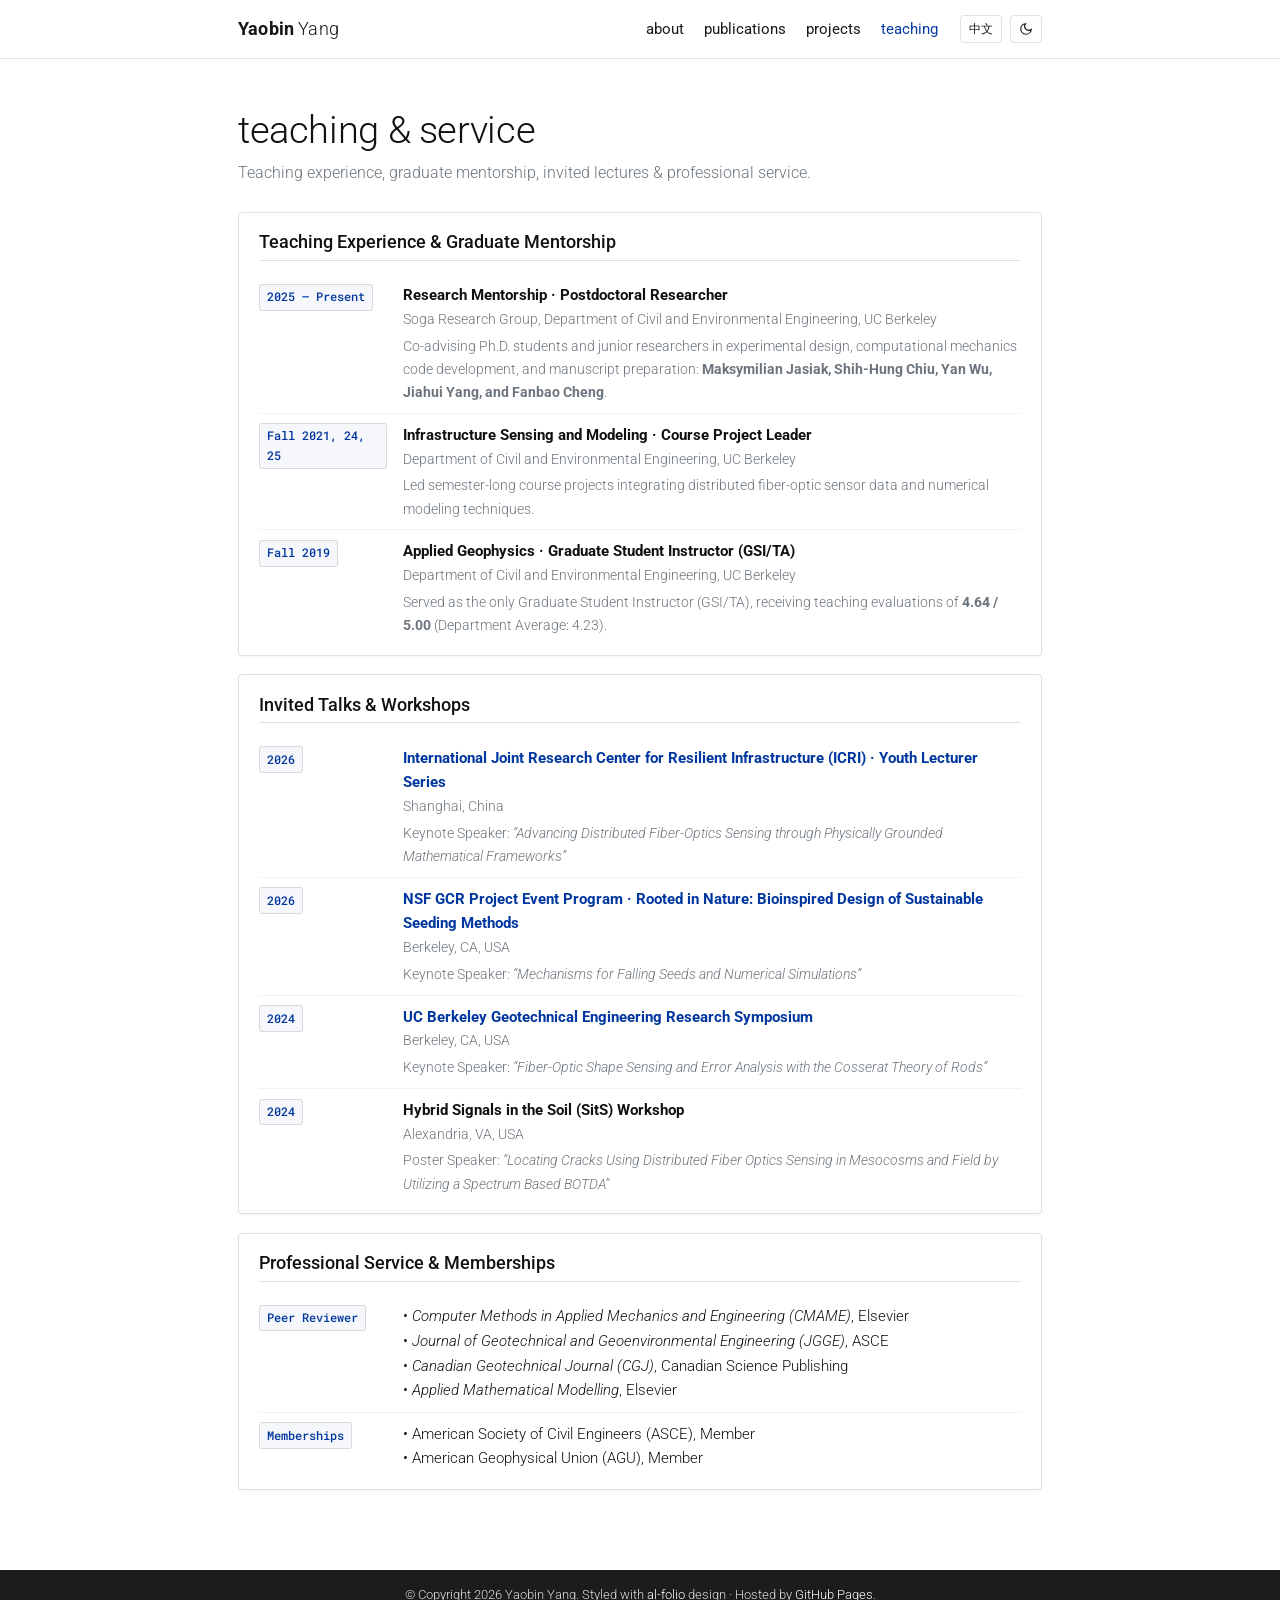
<file: teaching.html>
<!DOCTYPE html>
<html lang="en" data-theme="light">
<head>
  <meta charset="UTF-8" />
  <meta name="viewport" content="width=device-width, initial-scale=1.0" />
  <title>Teaching &amp; Service | Yaobin Yang · UC Berkeley</title>
  <meta name="description" content="Teaching experience, graduate mentorship, invited keynote talks, and academic peer review service of Dr. Yaobin Yang, UC Berkeley." />
  <meta name="author" content="Yaobin Yang" />

  <link rel="preconnect" href="https://fonts.googleapis.com" />
  <link rel="preconnect" href="https://fonts.gstatic.com" crossorigin />
  <link href="https://fonts.googleapis.com/css2?family=Roboto+Mono:wght@400;500&family=Roboto+Slab:wght@300;400;500;700&family=Roboto:ital,wght@0,300;0,400;0,500;0,700;1,300;1,400&display=swap" rel="stylesheet" />

  <link rel="stylesheet" href="assets/css/style.css" />
</head>
<body>

  <!-- Fixed Top Navbar -->
  <header class="navbar">
    <div class="navbar-inner">
      <a class="navbar-brand" href="index.html">
        <span class="font-weight-bold">Yaobin</span> Yang
      </a>

      <button class="navbar-toggler" id="navbar-toggler" type="button" aria-label="Toggle navigation">
        <svg width="20" height="20" viewBox="0 0 24 24" fill="none" stroke="currentColor" stroke-width="2"><line x1="3" y1="6" x2="21" y2="6"/><line x1="3" y1="12" x2="21" y2="12"/><line x1="3" y1="18" x2="21" y2="18"/></svg>
      </button>

      <ul class="navbar-nav" id="navbar-nav">
        <li><a class="nav-link" href="index.html" data-en="about" data-zh="关于">about</a></li>
        <li><a class="nav-link" href="publications.html" data-en="publications" data-zh="论文">publications</a></li>
        <li><a class="nav-link" href="projects.html" data-en="projects" data-zh="项目与视频">projects</a></li>
        <li><a class="nav-link active" href="teaching.html" data-en="teaching" data-zh="教学与服务">teaching</a></li>
        <li class="nav-controls">
          <button type="button" id="lang-toggle" class="nav-icon-btn" title="Switch Language (English / 中文)">中文</button>
          <button type="button" id="theme-toggle" class="nav-icon-btn" title="Toggle Dark / Light Theme" aria-label="Toggle Theme"></button>
        </li>
      </ul>
    </div>
  </header>

  <!-- Main Container -->
  <div class="container mt-5">
    <div class="post">

      <header class="post-header">
        <h1 class="post-title" data-en="teaching &amp; service" data-zh="教学经历、学术报告与专业服务 (teaching &amp; service)">teaching &amp; service</h1>
        <p class="desc" data-en="Teaching experience, graduate mentorship, invited lectures &amp; professional service." data-zh="课程教学、研究生科研指导、特邀学术报告与期刊同行评审。">
          Teaching experience, graduate mentorship, invited lectures &amp; professional service.
        </p>
      </header>

      <!-- Teaching & Mentorship Card -->
      <div class="cv-card">
        <h3 class="cv-card-title" data-en="Teaching Experience &amp; Graduate Mentorship" data-zh="教学与研究生指导经历">Teaching Experience &amp; Graduate Mentorship</h3>
        <ul class="cv-list">
          <li class="cv-item">
            <div class="cv-date-col"><span class="cv-date-badge">2025 – Present</span></div>
            <div class="cv-main-col">
              <div class="cv-role" data-en="Research Mentorship · Postdoctoral Researcher" data-zh="研究生科研指导 · 博士后研究员">Research Mentorship · Postdoctoral Researcher</div>
              <div class="cv-inst">Soga Research Group, Department of Civil and Environmental Engineering, UC Berkeley</div>
              <div class="cv-desc" data-en="Co-advising Ph.D. students and junior researchers in experimental design, computational mechanics code development, and manuscript preparation: <strong>Maksymilian Jasiak, Shih-Hung Chiu, Yan Wu, Jiahui Yang, and Fanbao Cheng</strong>." data-zh="联合指导博士研究生与青年科研人员开展实验设计、计算力学求解器研发与学术论文撰写：<strong>Maksymilian Jasiak、Shih-Hung Chiu、Yan Wu、Jiahui Yang、Fanbao Cheng</strong>。">
                Co-advising Ph.D. students and junior researchers in experimental design, computational mechanics code development, and manuscript preparation: <strong>Maksymilian Jasiak, Shih-Hung Chiu, Yan Wu, Jiahui Yang, and Fanbao Cheng</strong>.
              </div>
            </div>
          </li>

          <li class="cv-item">
            <div class="cv-date-col"><span class="cv-date-badge">Fall 2021, 24, 25</span></div>
            <div class="cv-main-col">
              <div class="cv-role" data-en="Infrastructure Sensing and Modeling · Course Project Leader" data-zh="基础设施传感与建模 · 课程项目负责人">Infrastructure Sensing and Modeling · Course Project Leader</div>
              <div class="cv-inst">Department of Civil and Environmental Engineering, UC Berkeley</div>
              <div class="cv-desc" data-en="Led semester-long course projects integrating distributed fiber-optic sensor data and numerical modeling techniques." data-zh="带领学期课程项目团队，将分布式光纤传感测试与数值建模相结合。">
                Led semester-long course projects integrating distributed fiber-optic sensor data and numerical modeling techniques.
              </div>
            </div>
          </li>

          <li class="cv-item">
            <div class="cv-date-col"><span class="cv-date-badge">Fall 2019</span></div>
            <div class="cv-main-col">
              <div class="cv-role" data-en="Applied Geophysics · Graduate Student Instructor (GSI/TA)" data-zh="应用地球物理 · 研究生助教 (GSI/TA)">Applied Geophysics · Graduate Student Instructor (GSI/TA)</div>
              <div class="cv-inst">Department of Civil and Environmental Engineering, UC Berkeley</div>
              <div class="cv-desc" data-en="Served as the only Graduate Student Instructor (GSI/TA), receiving teaching evaluations of <strong>4.64 / 5.00</strong> (Department Average: 4.23)." data-zh="担任该课程唯一的研究生助教（GSI/TA），获 <strong>4.64 / 5.00</strong> 优秀教学评价（院系平均：4.23）。">
                Served as the only Graduate Student Instructor (GSI/TA), receiving teaching evaluations of <strong>4.64 / 5.00</strong> (Department Average: 4.23).
              </div>
            </div>
          </li>
        </ul>
      </div>

      <!-- Invited Talks & Workshops Card -->
      <div class="cv-card">
        <h3 class="cv-card-title" data-en="Invited Talks &amp; Workshops" data-zh="特邀学术报告与研讨会">Invited Talks &amp; Workshops</h3>
        <ul class="cv-list">
          <li class="cv-item">
            <div class="cv-date-col"><span class="cv-date-badge">2026</span></div>
            <div class="cv-main-col">
              <div class="cv-role">
                <a href="https://civileng.tongji.edu.cn/civilengen/7b/2f/c18043a228143/page.htm" target="_blank" rel="noopener">International Joint Research Center for Resilient Infrastructure (ICRI) · Youth Lecturer Series</a>
              </div>
              <div class="cv-inst">Shanghai, China</div>
              <div class="cv-desc">Keynote Speaker: <em>“Advancing Distributed Fiber-Optics Sensing through Physically Grounded Mathematical Frameworks”</em></div>
            </div>
          </li>

          <li class="cv-item">
            <div class="cv-date-col"><span class="cv-date-badge">2026</span></div>
            <div class="cv-main-col">
              <div class="cv-role">
                <a href="https://www.nsf.gov/news/nsf-growing-convergence-research-awards-advance-innovation" target="_blank" rel="noopener">NSF GCR Project Event Program · Rooted in Nature: Bioinspired Design of Sustainable Seeding Methods</a>
              </div>
              <div class="cv-inst">Berkeley, CA, USA</div>
              <div class="cv-desc">Keynote Speaker: <em>“Mechanisms for Falling Seeds and Numerical Simulations”</em></div>
            </div>
          </li>

          <li class="cv-item">
            <div class="cv-date-col"><span class="cv-date-badge">2024</span></div>
            <div class="cv-main-col">
              <div class="cv-role">
                <a href="https://geotechnical.berkeley.edu/activities/annual-geotechnical-engineering-research-symposium" target="_blank" rel="noopener">UC Berkeley Geotechnical Engineering Research Symposium</a>
              </div>
              <div class="cv-inst">Berkeley, CA, USA</div>
              <div class="cv-desc">Keynote Speaker: <em>“Fiber-Optic Shape Sensing and Error Analysis with the Cosserat Theory of Rods”</em></div>
            </div>
          </li>

          <li class="cv-item">
            <div class="cv-date-col"><span class="cv-date-badge">2024</span></div>
            <div class="cv-main-col">
              <div class="cv-role">Hybrid Signals in the Soil (SitS) Workshop</div>
              <div class="cv-inst">Alexandria, VA, USA</div>
              <div class="cv-desc">Poster Speaker: <em>“Locating Cracks Using Distributed Fiber Optics Sensing in Mesocosms and Field by Utilizing a Spectrum Based BOTDA”</em></div>
            </div>
          </li>
        </ul>
      </div>

      <!-- Professional Service & Memberships Card -->
      <div class="cv-card">
        <h3 class="cv-card-title" data-en="Professional Service &amp; Memberships" data-zh="学术兼职与专业学会会员">Professional Service &amp; Memberships</h3>
        <ul class="cv-list">
          <li class="cv-item">
            <div class="cv-date-col"><span class="cv-date-badge" data-en="Peer Reviewer" data-zh="期刊审稿人">Peer Reviewer</span></div>
            <div class="cv-main-col">
              • <em>Computer Methods in Applied Mechanics and Engineering (CMAME)</em>, Elsevier<br />
              • <em>Journal of Geotechnical and Geoenvironmental Engineering (JGGE)</em>, ASCE<br />
              • <em>Canadian Geotechnical Journal (CGJ)</em>, Canadian Science Publishing<br />
              • <em>Applied Mathematical Modelling</em>, Elsevier
            </div>
          </li>
          <li class="cv-item">
            <div class="cv-date-col"><span class="cv-date-badge" data-en="Memberships" data-zh="学会会员">Memberships</span></div>
            <div class="cv-main-col">
              • American Society of Civil Engineers (ASCE), Member<br />
              • American Geophysical Union (AGU), Member
            </div>
          </li>
        </ul>
      </div>

    </div>
  </div>

  <!-- Footer -->
  <footer class="fixed-bottom-footer">
    <div class="container">
      © Copyright 2026 Yaobin Yang. Styled with <a href="https://github.com/alshedivat/al-folio" target="_blank" rel="noopener">al-folio</a> design · Hosted by <a href="https://pages.github.com/" target="_blank" rel="noopener">GitHub Pages</a>.
    </div>
  </footer>

  <script src="assets/js/main.js"></script>
</body>
</html>
</file>
<file: assets/css/style.css>
/* ==========================================================================
   al-folio Academic Theme Stylesheet for Yaobin Yang, Ph.D.
   Faithful to https://github.com/alshedivat/al-folio
   ========================================================================== */

:root {
  --global-bg-color: #ffffff;
  --global-code-bg-color: rgba(0, 54, 159, 0.04);
  --global-text-color: #111111;
  --global-text-color-light: #6c757d;
  --global-theme-color: #00369f;
  --global-hover-color: #002775;
  --global-hover-text-color: #ffffff;
  --global-footer-bg-color: #1c1c1d;
  --global-footer-text-color: #dcdcdc;
  --global-footer-link-color: #ffffff;
  --global-distill-app-color: #828282;
  --global-divider-color: rgba(0, 0, 0, 0.12);
  --global-card-bg-color: #ffffff;
  --global-card-shadow: 0 2px 5px 0 rgba(0, 0, 0, 0.12), 0 2px 10px 0 rgba(0, 0, 0, 0.08);
  --global-card-shadow-hover: 0 6px 14px 0 rgba(0, 0, 0, 0.16), 0 4px 18px 0 rgba(0, 0, 0, 0.12);

  /* Venue badge colors */
  --badge-journal: #00369f;
  --badge-review: #6f42c1;
  --badge-conf: #0076df;
  --badge-patent: #b509ac;
  --badge-thesis: #002676;

  --font-sans: 'Roboto', -apple-system, BlinkMacSystemFont, 'Segoe UI', 'PingFang SC', 'Microsoft YaHei', sans-serif;
  --font-serif: 'Roboto Slab', Georgia, serif;
  --font-mono: 'Roboto Mono', SFMono-Regular, Consolas, monospace;
}

html[data-theme="dark"] {
  --global-bg-color: #1c1c1d;
  --global-code-bg-color: #2c3237;
  --global-text-color: #e0e0e0;
  --global-text-color-light: #9e9e9e;
  --global-theme-color: #2698ba;
  --global-hover-color: #3bb4d8;
  --global-hover-text-color: #1c1c1d;
  --global-footer-bg-color: #121213;
  --global-footer-text-color: #a8a8a8;
  --global-footer-link-color: #2698ba;
  --global-divider-color: #38383d;
  --global-card-bg-color: #232528;
  --global-card-shadow: 0 2px 6px 0 rgba(0, 0, 0, 0.45);
  --global-card-shadow-hover: 0 6px 16px 0 rgba(0, 0, 0, 0.65);

  --badge-journal: #2698ba;
  --badge-review: #8c68cd;
  --badge-conf: #3b82f6;
  --badge-patent: #d63384;
  --badge-thesis: #38bdf8;
}

*, *::before, *::after {
  box-sizing: border-box;
}

html {
  scroll-behavior: smooth;
  scroll-padding-top: 72px;
}

body {
  margin: 0;
  padding-top: 66px;
  padding-bottom: 0;
  min-height: 100vh;
  display: flex;
  flex-direction: column;
  background-color: var(--global-bg-color);
  color: var(--global-text-color);
  font-family: var(--font-sans);
  font-size: 1rem;
  font-weight: 300;
  line-height: 1.68;
  -webkit-font-smoothing: antialiased;
  transition: background-color 0.2s ease, color 0.2s ease;
}

a {
  color: var(--global-theme-color);
  text-decoration: none;
  transition: color 0.15s ease;
}

a:hover {
  color: var(--global-hover-color);
  text-decoration: underline;
}

strong, b, .font-weight-bold {
  font-weight: 700;
}

h1, h2, h3, h4, h5, h6 {
  color: var(--global-text-color);
  font-family: var(--font-sans);
  font-weight: 300;
  margin-top: 0;
  margin-bottom: 0.75rem;
  line-height: 1.3;
}

p {
  margin-top: 0;
  margin-bottom: 1rem;
}

/* ==========================================================================
   Main Container (Classic al-folio 820px width)
   ========================================================================== */
.container {
  max-width: 840px;
  width: 100%;
  margin: 0 auto;
  padding: 0 18px;
}

.mt-5 {
  margin-top: 2.5rem;
  flex: 1;
}

/* ==========================================================================
   Top Fixed Navbar (al-folio style)
   ========================================================================== */
.navbar {
  position: fixed;
  top: 0;
  left: 0;
  right: 0;
  z-index: 1000;
  background-color: var(--global-bg-color);
  border-bottom: 1px solid var(--global-divider-color);
  opacity: 0.97;
  backdrop-filter: blur(8px);
  transition: background-color 0.2s ease, border-color 0.2s ease;
}

.navbar-inner {
  max-width: 840px;
  margin: 0 auto;
  padding: 0 18px;
  height: 58px;
  display: flex;
  align-items: center;
  justify-content: space-between;
}

.navbar-brand {
  font-size: 1.15rem;
  font-weight: 300;
  color: var(--global-text-color) !important;
  text-decoration: none !important;
  letter-spacing: 0.01em;
}

.navbar-brand .font-weight-bold {
  font-weight: 700;
}

.navbar-nav {
  display: flex;
  align-items: center;
  gap: 16px;
  list-style: none;
  margin: 0;
  padding: 0;
}

.nav-link {
  font-size: 0.94rem;
  font-weight: 400;
  color: var(--global-text-color) !important;
  text-decoration: none !important;
  padding: 4px 2px;
  transition: color 0.15s ease;
}

.nav-link:hover,
.nav-link.active {
  color: var(--global-theme-color) !important;
}

.nav-controls {
  display: flex;
  align-items: center;
  gap: 8px;
  margin-left: 4px;
}

.nav-icon-btn {
  background: transparent;
  border: 1px solid var(--global-divider-color);
  color: var(--global-text-color);
  border-radius: 4px;
  padding: 3px 8px;
  font-size: 0.78rem;
  font-family: var(--font-sans);
  font-weight: 500;
  cursor: pointer;
  display: inline-flex;
  align-items: center;
  justify-content: center;
  height: 28px;
  transition: all 0.15s ease;
}

.nav-icon-btn:hover {
  color: var(--global-theme-color);
  border-color: var(--global-theme-color);
}

.navbar-toggler {
  display: none;
  background: transparent;
  border: none;
  color: var(--global-text-color);
  cursor: pointer;
  padding: 6px;
}

/* ==========================================================================
   About / Post Header & Floated Profile (Signature al-folio layout)
   ========================================================================== */
.post {
  margin-bottom: 3rem;
}

.post-header {
  margin-bottom: 1.6rem;
}

.post-title {
  font-size: 2.35rem;
  font-weight: 300;
  margin-bottom: 0.25rem;
  letter-spacing: -0.01em;
}

.post-title .zh-inline {
  font-size: 1.35rem;
  font-weight: 400;
  color: var(--global-text-color-light);
  margin-left: 10px;
}

.desc {
  font-size: 1.02rem;
  font-weight: 300;
  color: var(--global-text-color-light);
  margin-bottom: 0;
}

.desc a {
  font-weight: 400;
}

.profile {
  width: 30%;
  min-width: 205px;
  max-width: 245px;
}

.profile.float-right {
  float: right;
  margin-left: 1.75rem;
  margin-bottom: 1rem;
}

.profile img {
  width: 100%;
  height: auto;
  display: block;
  border-radius: 6px;
  box-shadow: var(--global-card-shadow);
}

.profile .address {
  margin-top: 0.65rem;
  margin-bottom: 0.5rem;
  font-family: var(--font-mono);
  font-size: 0.78rem;
  line-height: 1.5;
  color: var(--global-text-color-light);
}

.profile .address p {
  margin: 0;
}

.clearfix::after {
  content: "";
  display: table;
  clear: both;
}

.about-actions {
  display: flex;
  flex-wrap: wrap;
  gap: 8px;
  margin: 1.15rem 0 1.5rem;
}

.al-btn {
  display: inline-flex;
  align-items: center;
  gap: 6px;
  font-size: 0.8rem;
  font-weight: 400;
  text-transform: uppercase;
  letter-spacing: 0.04em;
  padding: 0.32rem 0.75rem;
  border: 1px solid var(--global-text-color);
  border-radius: 3px;
  color: var(--global-text-color) !important;
  background-color: transparent;
  text-decoration: none !important;
  cursor: pointer;
  transition: all 0.15s ease;
}

.al-btn:hover {
  color: var(--global-theme-color) !important;
  border-color: var(--global-theme-color);
}

.al-btn.al-btn-primary {
  border-color: var(--global-theme-color);
  color: var(--global-theme-color) !important;
  font-weight: 500;
}

.al-btn.al-btn-primary:hover {
  background-color: var(--global-theme-color);
  color: var(--global-hover-text-color) !important;
}

/* ==========================================================================
   Section Headings (al-folio lowercase / clean style)
   ========================================================================== */
.al-section {
  margin-top: 2.75rem;
  padding-top: 0.5rem;
}

.al-section-title {
  font-size: 1.65rem;
  font-weight: 300;
  margin-bottom: 1.1rem;
  padding-bottom: 0.35rem;
  border-bottom: 1px solid var(--global-divider-color);
  display: flex;
  align-items: baseline;
  justify-content: space-between;
  flex-wrap: wrap;
  gap: 8px;
}

.al-section-title a {
  color: inherit;
  text-decoration: none;
}

.al-section-sub {
  font-size: 0.85rem;
  font-weight: 300;
  color: var(--global-text-color-light);
}

/* ==========================================================================
   News Section (Signature al-folio borderless table)
   ========================================================================== */
.news {
  margin-bottom: 1.5rem;
}

.news-table {
  width: 100%;
  border-collapse: collapse;
}

.news-table tr {
  border-bottom: none;
}

.news-table th {
  width: 112px;
  vertical-align: top;
  text-align: left;
  padding: 0.32rem 0.75rem 0.32rem 0;
  font-size: 0.86rem;
  font-weight: 700;
  color: var(--global-text-color);
  white-space: nowrap;
}

.news-table td {
  vertical-align: top;
  padding: 0.32rem 0;
  font-size: 0.94rem;
  color: var(--global-text-color);
}

/* ==========================================================================
   Publications Section (Signature al-folio bibliography + year watermarks)
   ========================================================================== */
.pub-filter-bar {
  display: flex;
  flex-wrap: wrap;
  align-items: center;
  justify-content: space-between;
  gap: 10px;
  margin-bottom: 1.25rem;
}

.pub-tabs {
  display: flex;
  flex-wrap: wrap;
  gap: 6px;
}

.pub-tab {
  background: transparent;
  border: 1px solid var(--global-divider-color);
  color: var(--global-text-color-light);
  padding: 0.25rem 0.65rem;
  font-size: 0.78rem;
  font-family: var(--font-sans);
  border-radius: 3px;
  cursor: pointer;
  transition: all 0.15s ease;
}

.pub-tab:hover,
.pub-tab.active {
  border-color: var(--global-theme-color);
  color: var(--global-theme-color);
  font-weight: 500;
}

.pub-search-input {
  border: 1px solid var(--global-divider-color);
  background: var(--global-bg-color);
  color: var(--global-text-color);
  font-family: var(--font-sans);
  font-size: 0.84rem;
  padding: 0.28rem 0.65rem;
  border-radius: 3px;
  width: 230px;
  outline: none;
}

.pub-search-input:focus {
  border-color: var(--global-theme-color);
}

.publications h2.year {
  color: var(--global-divider-color);
  border-top: 1px solid var(--global-divider-color);
  padding-top: 0.65rem;
  margin-top: 1.6rem;
  margin-bottom: 0.5rem;
  text-align: right;
  font-size: 1.65rem;
  font-weight: 300;
  user-select: none;
}

.publications ol.bibliography {
  list-style: none;
  padding: 0;
  margin-top: 0;
}

.publications ol.bibliography > li {
  margin-bottom: 1.65rem;
}

.pub-row {
  display: flex;
  align-items: flex-start;
  gap: 16px;
}

.pub-abbr-col {
  width: 112px;
  flex-shrink: 0;
  padding-top: 3px;
}

.pub-badge {
  display: inline-block;
  width: 100%;
  text-align: center;
  padding: 0.22rem 0.4rem;
  font-size: 0.72rem;
  font-weight: 700;
  color: #ffffff;
  background-color: var(--badge-journal);
  border-radius: 3px;
  letter-spacing: 0.02em;
  box-shadow: 0 1px 3px rgba(0, 0, 0, 0.15);
}

.pub-badge.underreview {
  background-color: var(--badge-review);
}

.pub-badge.conference {
  background-color: var(--badge-conf);
}

.pub-badge.patent {
  background-color: var(--badge-patent);
}

.pub-badge.thesis {
  background-color: var(--badge-thesis);
}

.pub-status-note {
  display: block;
  text-align: center;
  font-size: 0.68rem;
  color: var(--global-text-color-light);
  margin-top: 3px;
}

.pub-main-col {
  flex: 1;
  min-width: 0;
}

.pub-main-col .title {
  font-weight: 700;
  font-size: 0.98rem;
  color: var(--global-text-color);
  margin-bottom: 0.18rem;
  line-height: 1.4;
}

.pub-main-col .author {
  font-size: 0.91rem;
  color: var(--global-text-color);
  margin-bottom: 0.15rem;
}

.pub-main-col .author em u {
  text-decoration: underline;
  text-underline-offset: 3px;
  font-style: normal;
  font-weight: 500;
}

.pub-main-col .periodical {
  font-size: 0.9rem;
  font-style: italic;
  color: var(--global-text-color-light);
  margin-bottom: 0.45rem;
}

.pub-main-col .periodical strong {
  font-weight: 500;
  color: var(--global-text-color);
}

.pub-main-col .links {
  display: flex;
  flex-wrap: wrap;
  gap: 6px;
}

/* Signature al-folio rectangular publication buttons (ABS, BIB, DOI, CODE, VIDEO) */
.pub-main-col .links .btn-sm {
  color: var(--global-text-color) !important;
  border: 1px solid var(--global-text-color);
  background: transparent;
  padding: 0.15rem 0.6rem;
  font-size: 0.72rem;
  font-family: var(--font-sans);
  font-weight: 400;
  text-transform: uppercase;
  letter-spacing: 0.03em;
  border-radius: 2px;
  text-decoration: none !important;
  cursor: pointer;
  transition: all 0.15s ease;
}

.pub-main-col .links .btn-sm:hover,
.pub-main-col .links .btn-sm.active {
  color: var(--global-theme-color) !important;
  border-color: var(--global-theme-color);
}

/* Collapsible ABS & BIB drawers inside publication item (al-folio style) */
.pub-drawer {
  display: none;
  margin-top: 0.65rem;
  padding: 0.75rem 0.95rem;
  font-size: 0.84rem;
  border: 1px dashed var(--global-divider-color);
  background-color: var(--global-code-bg-color);
  border-radius: 3px;
  color: var(--global-text-color);
}

.pub-drawer.open {
  display: block;
}

.pub-drawer pre {
  margin: 0;
  font-family: var(--font-mono);
  font-size: 0.76rem;
  line-height: 1.5;
  overflow-x: auto;
  white-space: pre-wrap;
  word-break: break-word;
}

.pub-drawer-actions {
  display: flex;
  justify-content: flex-end;
  margin-bottom: 0.35rem;
}

/* ==========================================================================
   Simulations & Videos + Research Thrusts (al-folio project cards)
   ========================================================================== */
.sim-tabs {
  display: flex;
  flex-wrap: wrap;
  gap: 6px;
  margin-bottom: 1.25rem;
}

.sim-tab {
  background: transparent;
  border: 1px solid var(--global-divider-color);
  color: var(--global-text-color-light);
  padding: 0.25rem 0.65rem;
  font-size: 0.78rem;
  font-family: var(--font-sans);
  border-radius: 3px;
  cursor: pointer;
  transition: all 0.15s ease;
}

.sim-tab:hover,
.sim-tab.active {
  border-color: var(--global-theme-color);
  color: var(--global-theme-color);
  font-weight: 500;
}

.projects-grid {
  display: grid;
  grid-template-columns: repeat(2, 1fr);
  gap: 1.25rem;
}

.al-card {
  background-color: var(--global-card-bg-color);
  border: 1px solid var(--global-divider-color);
  border-radius: 4px;
  box-shadow: var(--global-card-shadow);
  overflow: hidden;
  display: flex;
  flex-direction: column;
  transition: box-shadow 0.2s ease, transform 0.2s ease;
}

.al-card:hover {
  box-shadow: var(--global-card-shadow-hover);
  transform: translateY(-2px);
}

.al-card.full-span {
  grid-column: 1 / -1;
}

.al-card-media {
  position: relative;
  width: 100%;
  aspect-ratio: 16 / 9;
  background-color: #0b0e14;
  overflow: hidden;
}

.al-card-media video,
.al-card-media img,
.al-card-media iframe {
  width: 100%;
  height: 100%;
  object-fit: cover;
  display: block;
  border: none;
}

.al-card-media.contain-media img,
.al-card-media.contain-media video {
  object-fit: contain;
  background-color: #0d1117;
}

.al-card-media.split-video-media {
  aspect-ratio: auto;
  background-color: #16181d;
}

.al-card-media.split-video-media video {
  width: 100%;
  height: auto;
  object-fit: contain;
  display: block;
}

.split-video-wrap {
  position: relative;
  width: 100%;
}

.split-center-line {
  position: absolute;
  top: 0;
  bottom: 0;
  left: 50%;
  width: 1.5px;
  background: rgba(255, 255, 255, 0.45);
  pointer-events: none;
  z-index: 2;
}

.split-labels-bar {
  display: grid;
  grid-template-columns: 1fr 1fr;
  background: #14161b;
  color: #e5e7eb;
  font-family: var(--font-mono);
  font-size: 0.72rem;
  border-top: 1px solid rgba(255, 255, 255, 0.14);
}

.split-labels-bar > div {
  padding: 6px 12px;
  text-align: center;
}

.split-labels-bar > div:first-child {
  border-right: 1px solid rgba(255, 255, 255, 0.18);
}

.al-card-media.wide-video-media {
  aspect-ratio: auto;
  background-color: #ffffff;
  border-bottom: 1px solid var(--global-divider-color);
}

.al-card-media.wide-video-media video {
  width: 100%;
  height: auto;
  object-fit: contain;
  display: block;
}

.post-header-row {
  display: flex;
  align-items: baseline;
  justify-content: space-between;
  flex-wrap: wrap;
  gap: 12px;
}

.al-card-expand {
  position: absolute;
  top: 8px;
  right: 8px;
  z-index: 3;
  background: rgba(20, 20, 22, 0.78);
  color: #ffffff;
  border: 1px solid rgba(255, 255, 255, 0.28);
  border-radius: 3px;
  padding: 3px 8px;
  font-size: 0.7rem;
  font-family: var(--font-sans);
  cursor: pointer;
  display: inline-flex;
  align-items: center;
  gap: 4px;
  transition: background 0.15s ease;
}

.al-card-expand:hover {
  background: var(--global-theme-color);
}

.al-card-badge {
  position: absolute;
  top: 8px;
  left: 8px;
  z-index: 3;
  background: rgba(20, 20, 22, 0.78);
  color: #ffffff;
  border-radius: 3px;
  padding: 2px 7px;
  font-size: 0.68rem;
  font-family: var(--font-mono);
  pointer-events: none;
}

.al-card-body {
  padding: 0.95rem 1.05rem;
  display: flex;
  flex-direction: column;
  flex: 1;
}

.al-card-title {
  font-size: 1rem;
  font-weight: 700;
  margin-bottom: 0.35rem;
  color: var(--global-text-color);
}

.al-card-text {
  font-size: 0.87rem;
  color: var(--global-text-color-light);
  line-height: 1.55;
  margin-bottom: 0.65rem;
  flex: 1;
}

.al-card-links {
  display: flex;
  flex-wrap: wrap;
  gap: 6px;
  margin-top: auto;
}

.al-card-links .btn-sm {
  color: var(--global-text-color) !important;
  border: 1px solid var(--global-divider-color);
  background: transparent;
  padding: 0.14rem 0.55rem;
  font-size: 0.72rem;
  font-family: var(--font-sans);
  border-radius: 2px;
  text-decoration: none !important;
  cursor: pointer;
}

.al-card-links .btn-sm:hover {
  border-color: var(--global-theme-color);
  color: var(--global-theme-color) !important;
}

/* ==========================================================================
   al-folio CV Cards (Education, Appointments, Grants, Teaching, Service)
   ========================================================================== */
.cv-card {
  background-color: var(--global-card-bg-color);
  border: 1px solid var(--global-divider-color);
  border-radius: 4px;
  padding: 1.1rem 1.25rem;
  margin-bottom: 1.15rem;
  box-shadow: 0 1px 3px rgba(0, 0, 0, 0.04);
}

.cv-card-title {
  font-size: 1.15rem;
  font-weight: 500;
  margin-bottom: 0.85rem;
  padding-bottom: 0.35rem;
  border-bottom: 1px solid var(--global-divider-color);
  color: var(--global-text-color);
}

.cv-list {
  list-style: none;
  margin: 0;
  padding: 0;
}

.cv-item {
  display: flex;
  align-items: flex-start;
  gap: 16px;
  padding: 0.55rem 0;
  border-bottom: 1px solid rgba(128, 128, 128, 0.1);
}

.cv-item:last-child {
  border-bottom: none;
  padding-bottom: 0;
}

.cv-date-col {
  width: 128px;
  flex-shrink: 0;
}

.cv-date-badge {
  display: inline-block;
  font-size: 0.74rem;
  font-weight: 500;
  font-family: var(--font-mono);
  padding: 0.15rem 0.45rem;
  background-color: var(--global-code-bg-color);
  color: var(--global-theme-color);
  border: 1px solid var(--global-divider-color);
  border-radius: 3px;
}

.cv-main-col {
  flex: 1;
  font-size: 0.92rem;
}

.cv-role {
  font-weight: 700;
  color: var(--global-text-color);
}

.cv-inst {
  color: var(--global-text-color-light);
  font-size: 0.88rem;
}

.cv-desc {
  margin-top: 0.2rem;
  font-size: 0.86rem;
  color: var(--global-text-color-light);
}

/* ==========================================================================
   Bottom Social Icons & Minimal Footer (Signature al-folio)
   ========================================================================== */
.social {
  text-align: center;
  margin-top: 3rem;
  margin-bottom: 2rem;
  padding-top: 1.5rem;
  border-top: 1px solid var(--global-divider-color);
}

.contact-icons {
  display: flex;
  justify-content: center;
  align-items: center;
  flex-wrap: wrap;
  gap: 22px;
  font-size: 1.75rem;
}

.contact-icons a {
  color: var(--global-text-color);
  transition: color 0.15s ease, transform 0.15s ease;
  display: inline-flex;
  align-items: center;
}

.contact-icons a:hover {
  color: var(--global-theme-color);
  transform: translateY(-2px);
}

.contact-note {
  margin-top: 0.65rem;
  font-size: 0.82rem;
  color: var(--global-text-color-light);
}

footer.fixed-bottom-footer {
  background-color: var(--global-footer-bg-color);
  color: var(--global-footer-text-color);
  font-size: 0.8rem;
  padding: 14px 0;
  text-align: center;
  margin-top: 2rem;
}

footer.fixed-bottom-footer a {
  color: var(--global-footer-link-color);
}

/* ==========================================================================
   Lightbox Modal for Video & High-Res Figures
   ========================================================================== */
.modal-backdrop {
  position: fixed;
  inset: 0;
  z-index: 2000;
  background: rgba(15, 17, 21, 0.84);
  display: flex;
  align-items: center;
  justify-content: center;
  padding: 20px;
  opacity: 0;
  pointer-events: none;
  transition: opacity 0.2s ease;
}

.modal-backdrop.active {
  opacity: 1;
  pointer-events: auto;
}

.modal-card {
  background: var(--global-card-bg-color);
  color: var(--global-text-color);
  border: 1px solid var(--global-divider-color);
  border-radius: 5px;
  max-width: 960px;
  width: 100%;
  max-height: 90vh;
  overflow-y: auto;
  box-shadow: 0 20px 50px rgba(0, 0, 0, 0.5);
}

.modal-header {
  display: flex;
  align-items: center;
  justify-content: space-between;
  padding: 0.85rem 1.15rem;
  border-bottom: 1px solid var(--global-divider-color);
}

.modal-title {
  font-size: 0.96rem;
  font-weight: 700;
}

.modal-close {
  background: transparent;
  border: none;
  color: var(--global-text-color-light);
  font-size: 1.25rem;
  cursor: pointer;
}

.modal-body {
  padding: 1rem 1.15rem;
}

.lightbox-img,
.lightbox-video {
  width: 100%;
  max-height: 68vh;
  object-fit: contain;
  background: #090b10;
  border-radius: 3px;
  display: block;
}

.lightbox-caption {
  margin-top: 0.75rem;
  font-size: 0.86rem;
  color: var(--global-text-color-light);
}

/* ==========================================================================
   Responsive Breakpoints
   ========================================================================== */
@media (max-width: 720px) {
  .navbar-toggler {
    display: inline-flex;
  }

  .navbar-nav {
    display: none;
    position: absolute;
    top: 58px;
    left: 0;
    right: 0;
    background-color: var(--global-bg-color);
    border-bottom: 1px solid var(--global-divider-color);
    flex-direction: column;
    align-items: flex-start;
    padding: 12px 18px;
    gap: 10px;
  }

  .navbar-nav.open {
    display: flex;
  }

  .profile.float-right {
    float: none;
    width: 190px;
    margin: 0 auto 1.25rem;
  }

  .projects-grid {
    grid-template-columns: 1fr;
  }

  .pub-row,
  .cv-item {
    flex-direction: column;
    gap: 6px;
  }

  .pub-abbr-col,
  .cv-date-col {
    width: auto;
  }

  .pub-badge {
    width: auto;
    padding: 0.18rem 0.6rem;
  }
}
</file>
